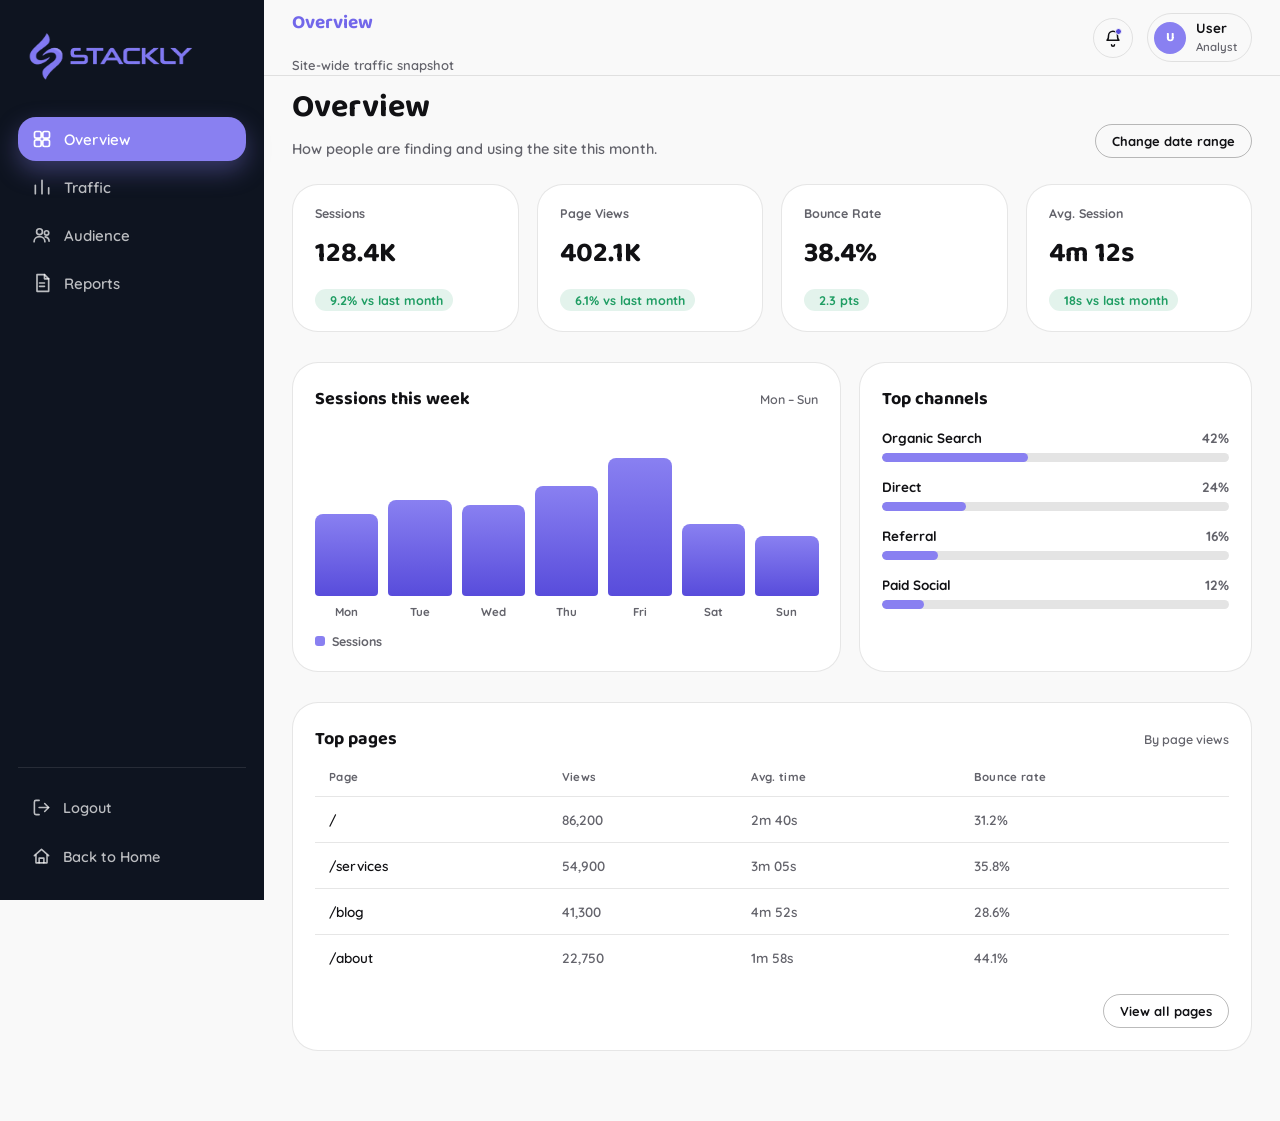
<file: analyst-dashboard.html>
<!DOCTYPE html>
<html lang="en">
<head>
<meta charset="UTF-8">
<meta name="viewport" content="width=device-width, initial-scale=1.0">
<title>Analytics Dashboard — Stackly</title>
<link rel="preconnect" href="https://fonts.googleapis.com">
<link rel="preconnect" href="https://fonts.gstatic.com" crossorigin>
<link href="https://fonts.googleapis.com/css2?family=Baloo+2:wght@500;600;700;800&family=Quicksand:wght@400;500;600;700&display=swap" rel="stylesheet">
<link rel="stylesheet" href="assets/css/dashboard.css">
</head>
<body>

<!-- Shared icon sprite -->
<svg class="sprite" aria-hidden="true" focusable="false">
  <symbol id="i-grid" viewBox="0 0 24 24"><rect x="3" y="3" width="8" height="8" rx="2"/><rect x="13" y="3" width="8" height="8" rx="2"/><rect x="3" y="13" width="8" height="8" rx="2"/><rect x="13" y="13" width="8" height="8" rx="2"/></symbol>
  <symbol id="i-traffic" viewBox="0 0 24 24"><path d="M4 20V10M12 20V4M20 20v-7"/></symbol>
  <symbol id="i-users" viewBox="0 0 24 24"><circle cx="9" cy="8" r="3.5"/><path d="M2.5 20c0-3.6 2.9-6 6.5-6s6.5 2.4 6.5 6"/><circle cx="17.5" cy="9.5" r="2.6"/><path d="M15.8 14.2c2.6.4 4.7 2.3 4.7 5.3"/></symbol>
  <symbol id="i-gear" viewBox="0 0 24 24"><circle cx="12" cy="12" r="3.2"/><path d="M19.4 13a7.6 7.6 0 0 0 0-2l2-1.6-2-3.4-2.4 1a7.7 7.7 0 0 0-1.8-1L14.8 3H9.2l-.4 2.9a7.7 7.7 0 0 0-1.8 1l-2.4-1-2 3.4L4.6 11a7.6 7.6 0 0 0 0 2l-2 1.6 2 3.4 2.4-1a7.7 7.7 0 0 0 1.8 1l.4 3h5.6l.4-3a7.7 7.7 0 0 0 1.8-1l2.4 1 2-3.4z"/></symbol>
  <symbol id="i-report" viewBox="0 0 24 24"><path d="M6 2h9l5 5v15H6z"/><path d="M15 2v5h5"/><path d="M9 12h6M9 16h6"/></symbol>
  <symbol id="i-logout" viewBox="0 0 24 24"><path d="M9 21H5a2 2 0 0 1-2-2V5a2 2 0 0 1 2-2h4"/><path d="M16 17l5-5-5-5"/><path d="M21 12H9"/></symbol>
  <symbol id="i-home" viewBox="0 0 24 24"><path d="M3 11l9-8 9 8"/><path d="M5 10v10h14V10"/><path d="M9 20v-6h6v6"/></symbol>
  <symbol id="i-bell" viewBox="0 0 24 24"><path d="M6 9a6 6 0 0 1 12 0c0 5 2 6 2 6H4s2-1 2-6"/><path d="M10 21a2 2 0 0 0 4 0"/></symbol>
  <symbol id="i-globe" viewBox="0 0 24 24"><circle cx="12" cy="12" r="9"/><path d="M3 12h18M12 3a14 14 0 0 1 0 18M12 3a14 14 0 0 0 0 18"/></symbol>
  <symbol id="i-refresh" viewBox="0 0 24 24"><path d="M4 12a8 8 0 0 1 14.3-4.9M20 12a8 8 0 0 1-14.3 4.9"/><path d="M18 3v5h-5M6 21v-5h5"/></symbol>
  <symbol id="i-download" viewBox="0 0 24 24"><path d="M12 3v13"/><path d="M7 11l5 5 5-5"/><path d="M5 21h14"/></symbol>
  <symbol id="i-plus" viewBox="0 0 24 24"><path d="M12 5v14M5 12h14"/></symbol>
</svg>

<div class="dash">

  <div class="dash-scrim" id="dashScrim"></div>

  <aside class="dash-sidebar" id="dashSidebar">
    <a href="analyst-dashboard.html" class="dash-logo"><img src="assets/images/stackly-logo.webp"></a>
    <p class="dash-sidebar-email" id="dashSidebarEmail" aria-label="Signed-in email"></p>

    <nav class="dash-nav" aria-label="Dashboard sections">
      <button type="button" class="dash-nav-item active" data-page="overview" data-label="Overview" data-sub="Site-wide traffic snapshot" aria-current="page">
        <svg><use href="#i-grid"/></svg> Overview
      </button>
      <button type="button" class="dash-nav-item" data-page="traffic" data-label="Traffic" data-sub="Sources, devices & real time">
        <svg><use href="#i-traffic"/></svg> Traffic
      </button>
      <button type="button" class="dash-nav-item" data-page="audience" data-label="Audience" data-sub="Who's visiting, and from where">
        <svg><use href="#i-users"/></svg> Audience
      </button>
      <button type="button" class="dash-nav-item" data-page="reports" data-label="Reports" data-sub="Custom & scheduled exports">
        <svg><use href="#i-report"/></svg> Reports
      </button>
    </nav>

    <div class="dash-sidebar-foot">
      <a href="login.html" class="dash-side-btn logout"><svg><use href="#i-logout"/></svg>Logout</a>
      <a href="index.html" class="dash-side-btn"><svg><use href="#i-home"/></svg>Back to Home</a>
    </div>
  </aside>

  <div class="dash-main">
    <header class="dash-topbar">
      <div class="dash-topbar-left">
        <button type="button" class="dash-menu-toggle" id="dashMenuToggle" aria-label="Toggle menu" aria-expanded="false" aria-controls="dashSidebar">
          <span></span><span></span><span></span>
        </button>
        <div>
          <p class="dash-topbar-title" id="dashTopbarTitle">Overview</p>
          <p class="dash-topbar-sub" id="dashTopbarSub">Site-wide traffic snapshot</p>
        </div>
      </div>
      <div class="dash-topbar-actions">
        <a href="404.html" class="dash-bell" aria-label="Notifications"><svg><use href="#i-bell"/></svg></a>
        <div class="dash-user">
          <span class="dash-user-avatar">U</span>
          <span class="dash-user-meta">
            <span class="dash-user-name">User</span>
            <span class="dash-user-role">Analyst</span>
          </span>
        </div>
      </div>
    </header>

    <div class="dash-pages">

      <!-- ================= OVERVIEW ================= -->
      <section class="dash-page active" data-page="overview">
        <div class="dash-page-head">
          <div>
            <h1 class="dash-page-title">Overview</h1>
            <p class="dash-page-desc">How people are finding and using the site this month.</p>
          </div>
          <a href="404.html" class="btn btn-outline-dark btn-sm">Change date range</a>
        </div>

        <div class="dash-section">
          <div class="kpi-grid">
            <div class="kpi-card">
              <p class="kpi-label">Sessions</p>
              <p class="kpi-value">128.4K</p>
              <span class="kpi-delta up"><i class="fa-solid fa-arrow-up-right-dots"></i> 9.2% vs last month</span>
            </div>
            <div class="kpi-card">
              <p class="kpi-label">Page Views</p>
              <p class="kpi-value">402.1K</p>
              <span class="kpi-delta up"><i class="fa-solid fa-arrow-up-right-dots"></i> 6.1% vs last month</span>
            </div>
            <div class="kpi-card">
              <p class="kpi-label">Bounce Rate</p>
              <p class="kpi-value">38.4%</p>
              <span class="kpi-delta up"><i class="fa-solid fa-arrow-down"></i> 2.3 pts</span>
            </div>
            <div class="kpi-card">
              <p class="kpi-label">Avg. Session</p>
              <p class="kpi-value">4m 12s</p>
              <span class="kpi-delta up"><i class="fa-solid fa-arrow-up-right-dots"></i> 18s vs last month</span>
            </div>
          </div>
        </div>

        <div class="dash-section grid-2">
          <div class="dash-card">
            <div class="dash-section-head">
              <h2 class="dash-section-title">Sessions this week</h2>
              <span class="dash-section-note">Mon – Sun</span>
            </div>
            <div class="bar-chart">
              <div class="bar"><div class="bar-fill-zone"><div class="bar-fill" style="height:52%"></div></div><span class="bar-label">Mon</span></div>
              <div class="bar"><div class="bar-fill-zone"><div class="bar-fill" style="height:61%"></div></div><span class="bar-label">Tue</span></div>
              <div class="bar"><div class="bar-fill-zone"><div class="bar-fill" style="height:58%"></div></div><span class="bar-label">Wed</span></div>
              <div class="bar"><div class="bar-fill-zone"><div class="bar-fill" style="height:70%"></div></div><span class="bar-label">Thu</span></div>
              <div class="bar"><div class="bar-fill-zone"><div class="bar-fill" style="height:88%"></div></div><span class="bar-label">Fri</span></div>
              <div class="bar"><div class="bar-fill-zone"><div class="bar-fill" style="height:46%"></div></div><span class="bar-label">Sat</span></div>
              <div class="bar"><div class="bar-fill-zone"><div class="bar-fill" style="height:38%"></div></div><span class="bar-label">Sun</span></div>
            </div>
            <div class="chart-legend"><span><i></i>Sessions</span></div>
          </div>

          <div class="dash-card">
            <div class="dash-section-head">
              <h2 class="dash-section-title">Top channels</h2>
            </div>
            <div class="hbar-list">
              <div>
                <div class="hbar-row-top"><span>Organic Search</span><span>42%</span></div>
                <div class="hbar-track"><div class="hbar-fill" style="width:42%"></div></div>
              </div>
              <div>
                <div class="hbar-row-top"><span>Direct</span><span>24%</span></div>
                <div class="hbar-track"><div class="hbar-fill" style="width:24%"></div></div>
              </div>
              <div>
                <div class="hbar-row-top"><span>Referral</span><span>16%</span></div>
                <div class="hbar-track"><div class="hbar-fill" style="width:16%"></div></div>
              </div>
              <div>
                <div class="hbar-row-top"><span>Paid Social</span><span>12%</span></div>
                <div class="hbar-track"><div class="hbar-fill" style="width:12%"></div></div>
              </div>
            </div>
          </div>
        </div>

        <div class="dash-section">
          <div class="dash-card">
            <div class="dash-section-head">
              <h2 class="dash-section-title">Top pages</h2>
              <span class="dash-section-note">By page views</span>
            </div>
            <div class="dash-table-wrap">
              <table class="dash-table">
                <thead><tr><th>Page</th><th>Views</th><th>Avg. time</th><th>Bounce rate</th></tr></thead>
                <tbody>
                  <tr><td>/</td><td class="muted">86,200</td><td class="muted">2m 40s</td><td class="muted">31.2%</td></tr>
                  <tr><td>/services</td><td class="muted">54,900</td><td class="muted">3m 05s</td><td class="muted">35.8%</td></tr>
                  <tr><td>/blog</td><td class="muted">41,300</td><td class="muted">4m 52s</td><td class="muted">28.6%</td></tr>
                  <tr><td>/about</td><td class="muted">22,750</td><td class="muted">1m 58s</td><td class="muted">44.1%</td></tr>
                </tbody>
              </table>
            </div>
            <div class="table-actions"><a href="404.html" class="btn btn-outline-dark btn-sm">View all pages</a></div>
          </div>
        </div>
      </section>

      <!-- ================= TRAFFIC ================= -->
      <section class="dash-page" data-page="traffic">
        <div class="dash-page-head">
          <div>
            <h1 class="dash-page-title">Traffic</h1>
            <p class="dash-page-desc">Where sessions come from, and what people use to browse.</p>
          </div>
        </div>

        <div class="dash-section">
          <div class="dash-card">
            <div class="dash-section-head"><h2 class="dash-section-title">Traffic sources</h2></div>
            <div class="hbar-list">
              <div><div class="hbar-row-top"><span>Organic Search</span><span>42%</span></div><div class="hbar-track"><div class="hbar-fill" style="width:42%"></div></div></div>
              <div><div class="hbar-row-top"><span>Direct</span><span>24%</span></div><div class="hbar-track"><div class="hbar-fill" style="width:24%"></div></div></div>
              <div><div class="hbar-row-top"><span>Referral</span><span>16%</span></div><div class="hbar-track"><div class="hbar-fill" style="width:16%"></div></div></div>
              <div><div class="hbar-row-top"><span>Paid Social</span><span>12%</span></div><div class="hbar-track"><div class="hbar-fill" style="width:12%"></div></div></div>
              <div><div class="hbar-row-top"><span>Email</span><span>6%</span></div><div class="hbar-track"><div class="hbar-fill" style="width:6%"></div></div></div>
            </div>
          </div>
        </div>

        <div class="dash-section grid-2">
          <div class="dash-card">
            <div class="dash-section-head"><h2 class="dash-section-title">Devices</h2></div>
            <div class="donut-wrap">
              <div class="donut" style="background:conic-gradient(var(--purple) 0 58%, var(--purple-deep) 58% 92%, var(--gray-card-2) 92% 100%)">
                <div class="donut-hole"><strong>58%</strong><span>Desktop</span></div>
              </div>
              <ul class="donut-legend">
                <li><span class="swatch"><i class="dot" style="background:var(--purple)"></i>Desktop</span><span class="val">58%</span></li>
                <li><span class="swatch"><i class="dot" style="background:var(--purple-deep)"></i>Mobile</span><span class="val">34%</span></li>
                <li><span class="swatch"><i class="dot" style="background:var(--gray-card-2)"></i>Tablet</span><span class="val">8%</span></li>
              </ul>
            </div>
          </div>

          <div class="dash-card">
            <div class="dash-section-head"><h2 class="dash-section-title">Top browsers</h2></div>
            <div class="hbar-list">
              <div><div class="hbar-row-top"><span>Chrome</span><span>64%</span></div><div class="hbar-track"><div class="hbar-fill" style="width:64%"></div></div></div>
              <div><div class="hbar-row-top"><span>Safari</span><span>21%</span></div><div class="hbar-track"><div class="hbar-fill" style="width:21%"></div></div></div>
              <div><div class="hbar-row-top"><span>Edge</span><span>9%</span></div><div class="hbar-track"><div class="hbar-fill" style="width:9%"></div></div></div>
              <div><div class="hbar-row-top"><span>Firefox</span><span>6%</span></div><div class="hbar-track"><div class="hbar-fill" style="width:6%"></div></div></div>
            </div>
          </div>
        </div>

        <div class="dash-section">
          <div class="dash-card">
            <div class="dash-section-head">
              <h2 class="dash-section-title">Real-time visitors</h2>
              <span class="dash-section-note">42 online now</span>
            </div>
            <div class="dash-table-wrap">
              <table class="dash-table">
                <thead><tr><th>Page</th><th>Visitors</th><th>Avg. time on page</th><th>Location</th></tr></thead>
                <tbody>
                  <tr><td>/services</td><td class="muted">14</td><td class="muted">1m 12s</td><td class="muted">India</td></tr>
                  <tr><td>/</td><td class="muted">11</td><td class="muted">0m 48s</td><td class="muted">United States</td></tr>
                  <tr><td>/blog/automation-2026</td><td class="muted">9</td><td class="muted">2m 30s</td><td class="muted">Germany</td></tr>
                  <tr><td>/contact</td><td class="muted">8</td><td class="muted">0m 55s</td><td class="muted">Brazil</td></tr>
                </tbody>
              </table>
            </div>
            <div class="table-actions"><a href="404.html" class="btn btn-outline-dark btn-sm"><svg style="width:14px;height:14px;stroke:currentColor;fill:none;stroke-width:2"><use href="#i-refresh"/></svg>Refresh</a></div>
          </div>
        </div>
      </section>

      <!-- ================= AUDIENCE ================= -->
      <section class="dash-page" data-page="audience">
        <div class="dash-page-head">
          <div>
            <h1 class="dash-page-title">Audience</h1>
            <p class="dash-page-desc">Who's visiting Stackly, where they're from, and how often they return.</p>
          </div>
          <a href="404.html" class="btn btn-outline-dark btn-sm">Export audience data</a>
        </div>

        <div class="dash-section grid-2">
          <div class="dash-card">
            <div class="dash-section-head"><h2 class="dash-section-title">Age breakdown</h2></div>
            <div class="hbar-list">
              <div><div class="hbar-row-top"><span>18–24</span><span>14%</span></div><div class="hbar-track"><div class="hbar-fill" style="width:14%"></div></div></div>
              <div><div class="hbar-row-top"><span>25–34</span><span>38%</span></div><div class="hbar-track"><div class="hbar-fill" style="width:38%"></div></div></div>
              <div><div class="hbar-row-top"><span>35–44</span><span>27%</span></div><div class="hbar-track"><div class="hbar-fill" style="width:27%"></div></div></div>
              <div><div class="hbar-row-top"><span>45–54</span><span>14%</span></div><div class="hbar-track"><div class="hbar-fill" style="width:14%"></div></div></div>
              <div><div class="hbar-row-top"><span>55+</span><span>7%</span></div><div class="hbar-track"><div class="hbar-fill" style="width:7%"></div></div></div>
            </div>
          </div>

          <div class="dash-card">
            <div class="dash-section-head"><h2 class="dash-section-title">Gender split</h2></div>
            <div class="donut-wrap">
              <div class="donut" style="background:conic-gradient(var(--purple) 0 54%, var(--purple-deep) 54% 91%, var(--gray-card-2) 91% 100%)">
                <div class="donut-hole"><strong>54%</strong><span>Women</span></div>
              </div>
              <ul class="donut-legend">
                <li><span class="swatch"><i class="dot" style="background:var(--purple)"></i>Women</span><span class="val">54%</span></li>
                <li><span class="swatch"><i class="dot" style="background:var(--purple-deep)"></i>Men</span><span class="val">37%</span></li>
                <li><span class="swatch"><i class="dot" style="background:var(--gray-card-2)"></i>Other / unspecified</span><span class="val">9%</span></li>
              </ul>
            </div>
          </div>
        </div>

        <div class="dash-section">
          <div class="dash-card">
            <div class="dash-section-head">
              <h2 class="dash-section-title">Top countries</h2>
            </div>
            <div class="dash-table-wrap">
              <table class="dash-table">
                <thead><tr><th>Country</th><th>Sessions</th><th>% of total</th><th>Trend</th></tr></thead>
                <tbody>
                  <tr><td>India</td><td class="muted">31,400</td><td class="muted">24.5%</td><td><span class="pill-status good"><i class="fa-solid fa-arrow-up-right-dots"></i> Growing</span></td></tr>
                  <tr><td>United States</td><td class="muted">28,900</td><td class="muted">22.5%</td><td><span class="pill-status good"><i class="fa-solid fa-arrow-up-right-dots"></i> Growing</span></td></tr>
                  <tr><td>United Kingdom</td><td class="muted">14,200</td><td class="muted">11.1%</td><td><span class="pill-status info">Steady</span></td></tr>
                  <tr><td>Germany</td><td class="muted">9,600</td><td class="muted">7.5%</td><td><span class="pill-status good"><i class="fa-solid fa-arrow-up-right-dots"></i> Growing</span></td></tr>
                </tbody>
              </table>
            </div>
          </div>
        </div>

        <div class="dash-section">
          <div class="dash-section-head"><h2 class="dash-section-title">Visitor retention</h2></div>
          <div class="grid-3">
            <div class="dash-card goal-card">
              <div class="goal-top"><strong>Day 1 retention</strong><span>48%</span></div>
              <div class="hbar-track"><div class="hbar-fill" style="width:48%"></div></div>
            </div>
            <div class="dash-card goal-card">
              <div class="goal-top"><strong>Day 7 retention</strong><span>26%</span></div>
              <div class="hbar-track"><div class="hbar-fill" style="width:26%"></div></div>
            </div>
            <div class="dash-card goal-card">
              <div class="goal-top"><strong>Day 30 retention</strong><span>12%</span></div>
              <div class="hbar-track"><div class="hbar-fill" style="width:12%"></div></div>
            </div>
          </div>
        </div>
      </section>

      <!-- ================= REPORTS ================= -->
      <section class="dash-page" data-page="reports">
        <div class="dash-page-head">
          <div>
            <h1 class="dash-page-title">Reports</h1>
            <p class="dash-page-desc">Build custom analytics reports and manage scheduled exports.</p>
          </div>
          <a href="404.html" class="btn btn-primary btn-sm"><svg style="width:16px;height:16px;stroke:#fff;fill:none;stroke-width:2"><use href="#i-plus"/></svg>New export</a>
        </div>

        <div class="dash-section">
          <div class="dash-card">
            <div class="dash-section-head"><h2 class="dash-section-title">Custom reports</h2></div>
            <div class="dash-table-wrap">
              <table class="dash-table">
                <thead><tr><th>Report</th><th>Owner</th><th>Last run</th><th></th></tr></thead>
                <tbody>
                  <tr><td>Monthly traffic summary</td><td class="muted">Marketing team</td><td class="muted">Sep 19, 2026</td><td><a href="404.html" class="btn btn-outline-dark btn-sm"><svg style="width:14px;height:14px;stroke:currentColor;fill:none;stroke-width:2"><use href="#i-download"/></svg>Download</a></td></tr>
                  <tr><td>Channel attribution</td><td class="muted">Growth team</td><td class="muted">Sep 12, 2026</td><td><a href="404.html" class="btn btn-outline-dark btn-sm"><svg style="width:14px;height:14px;stroke:currentColor;fill:none;stroke-width:2"><use href="#i-download"/></svg>Download</a></td></tr>
                  <tr><td>Landing page performance</td><td class="muted">Product team</td><td class="muted">Sep 4, 2026</td><td><a href="404.html" class="btn btn-outline-dark btn-sm"><svg style="width:14px;height:14px;stroke:currentColor;fill:none;stroke-width:2"><use href="#i-download"/></svg>Download</a></td></tr>
                </tbody>
              </table>
            </div>
          </div>
        </div>

        <div class="dash-section">
          <div class="dash-card">
            <div class="dash-section-head"><h2 class="dash-section-title">Build a report</h2></div>
            <div class="dash-form">
              <div class="dash-field-row">
                <div class="dash-field">
                  <label for="anRepType">Metric focus</label>
                  <select id="anRepType">
                    <option>Traffic &amp; sessions</option>
                    <option>Conversion funnel</option>
                    <option>Audience demographics</option>
                  </select>
                </div>
                <div class="dash-field">
                  <label for="anRepRange">Date range</label>
                  <select id="anRepRange">
                    <option>Last 7 days</option>
                    <option>Last 30 days</option>
                    <option>Custom range</option>
                  </select>
                </div>
              </div>
              <div class="form-actions"><a href="404.html" class="btn btn-primary">Generate report</a></div>
            </div>
          </div>
        </div>

        <div class="dash-section">
          <div class="dash-card">
            <div class="dash-section-head"><h2 class="dash-section-title">Scheduled exports</h2></div>
            <div class="dash-table-wrap">
              <table class="dash-table">
                <thead><tr><th>Export</th><th>Frequency</th><th>Next run</th><th>Status</th></tr></thead>
                <tbody>
                  <tr><td>Weekly traffic CSV</td><td class="muted">Weekly</td><td class="muted">Mon, Sep 28</td><td><span class="pill-status good">Active</span></td></tr>
                  <tr><td>Monthly audience report</td><td class="muted">Monthly</td><td class="muted">Oct 1</td><td><span class="pill-status good">Active</span></td></tr>
                  <tr><td>Quarterly board deck</td><td class="muted">Quarterly</td><td class="muted">Oct 1</td><td><span class="pill-status warn">Paused</span></td></tr>
                </tbody>
              </table>
            </div>
          </div>
        </div>
      </section>

    </div>
  </div>
</div>

<script src="assets/js/dashboard.js"></script>
</body>
</html>
</file>
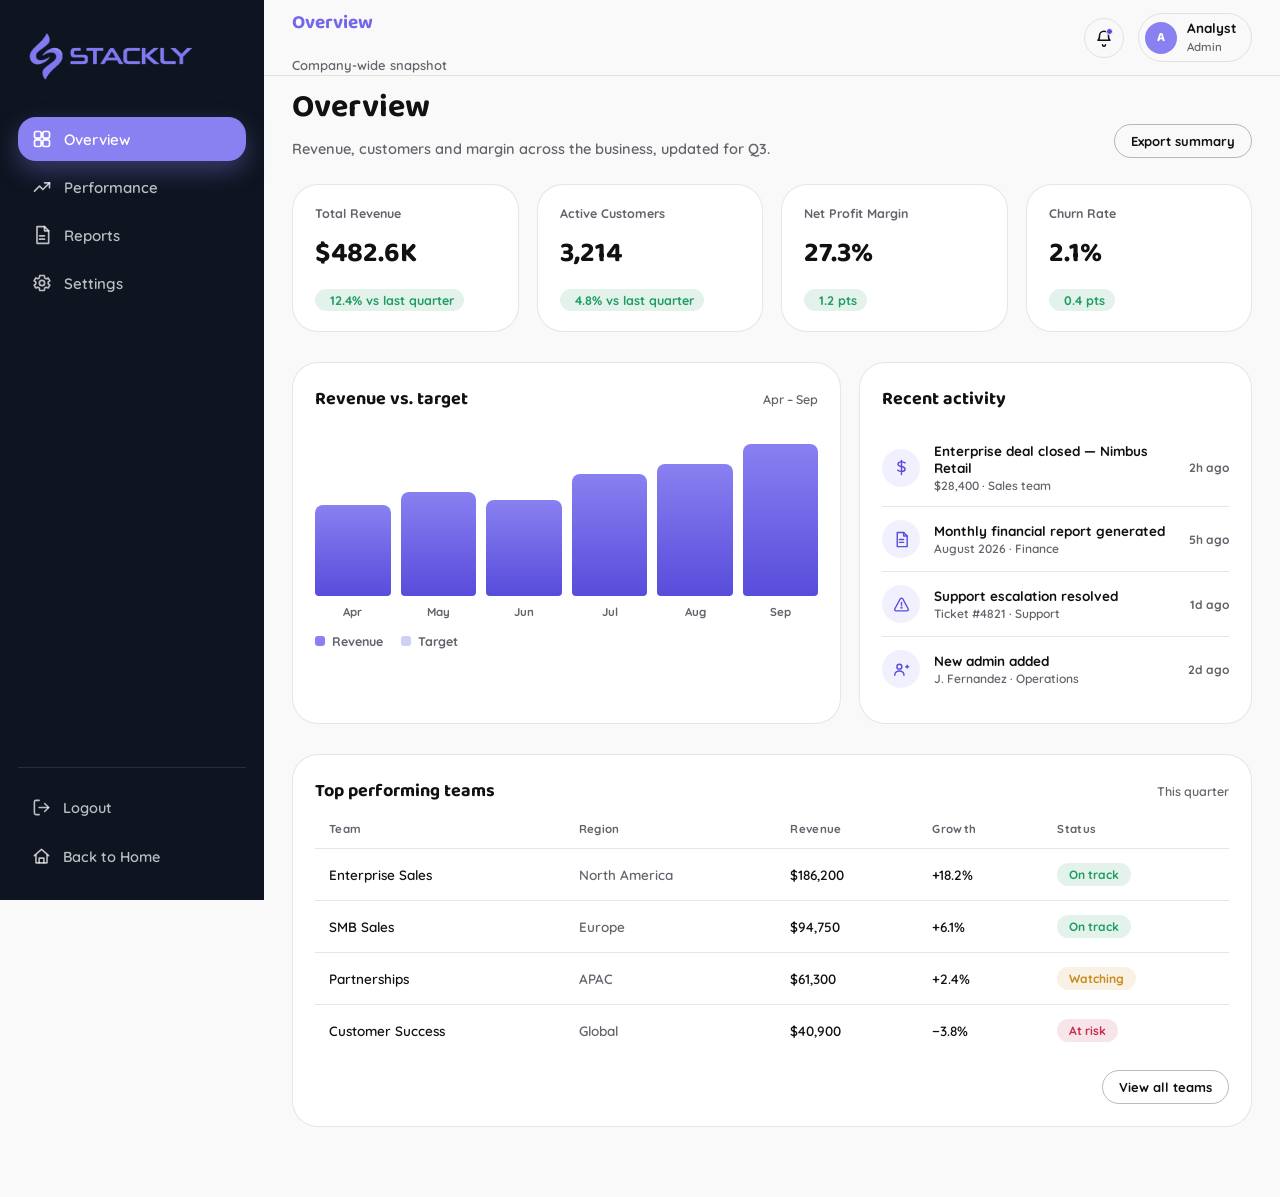
<file: executive-dashboard.html>
<!DOCTYPE html>
<html lang="en">
<head>
<meta charset="UTF-8">
<meta name="viewport" content="width=device-width, initial-scale=1.0">
<title>Executive Dashboard — Stackly</title>
<link rel="preconnect" href="https://fonts.googleapis.com">
<link rel="preconnect" href="https://fonts.gstatic.com" crossorigin>
<link href="https://fonts.googleapis.com/css2?family=Baloo+2:wght@500;600;700;800&family=Quicksand:wght@400;500;600;700&display=swap" rel="stylesheet">
<link rel="stylesheet" href="assets/css/dashboard.css">
</head>
<body>

<!-- Shared icon sprite -->
<svg class="sprite" aria-hidden="true" focusable="false">
  <symbol id="i-grid" viewBox="0 0 24 24"><rect x="3" y="3" width="8" height="8" rx="2"/><rect x="13" y="3" width="8" height="8" rx="2"/><rect x="3" y="13" width="8" height="8" rx="2"/><rect x="13" y="13" width="8" height="8" rx="2"/></symbol>
  <symbol id="i-trend" viewBox="0 0 24 24"><path d="M3 17l6-6 4 4 8-8"/><path d="M15 7h6v6"/></symbol>
  <symbol id="i-file" viewBox="0 0 24 24"><path d="M6 2h9l5 5v15H6z"/><path d="M15 2v5h5"/><path d="M9 13h6M9 17h6"/></symbol>
  <symbol id="i-gear" viewBox="0 0 24 24"><circle cx="12" cy="12" r="3.2"/><path d="M19.4 13a7.6 7.6 0 0 0 0-2l2-1.6-2-3.4-2.4 1a7.7 7.7 0 0 0-1.8-1L14.8 3H9.2l-.4 2.9a7.7 7.7 0 0 0-1.8 1l-2.4-1-2 3.4L4.6 11a7.6 7.6 0 0 0 0 2l-2 1.6 2 3.4 2.4-1a7.7 7.7 0 0 0 1.8 1l.4 3h5.6l.4-3a7.7 7.7 0 0 0 1.8-1l2.4 1 2-3.4z"/></symbol>
  <symbol id="i-logout" viewBox="0 0 24 24"><path d="M9 21H5a2 2 0 0 1-2-2V5a2 2 0 0 1 2-2h4"/><path d="M16 17l5-5-5-5"/><path d="M21 12H9"/></symbol>
  <symbol id="i-home" viewBox="0 0 24 24"><path d="M3 11l9-8 9 8"/><path d="M5 10v10h14V10"/><path d="M9 20v-6h6v6"/></symbol>
  <symbol id="i-bell" viewBox="0 0 24 24"><path d="M6 9a6 6 0 0 1 12 0c0 5 2 6 2 6H4s2-1 2-6"/><path d="M10 21a2 2 0 0 0 4 0"/></symbol>
  <symbol id="i-deal" viewBox="0 0 24 24"><path d="M12 2v20"/><path d="M17 5.5c-1.3-1-3-1.5-5-1.5-3 0-5 1.3-5 3.3 0 4.4 10 2.2 10 6.7 0 2-2 3.5-5 3.5-2.1 0-4-.6-5.3-1.7"/></symbol>
  <symbol id="i-report" viewBox="0 0 24 24"><path d="M6 2h9l5 5v15H6z"/><path d="M15 2v5h5"/><path d="M9 12h6M9 16h6"/></symbol>
  <symbol id="i-alert" viewBox="0 0 24 24"><path d="M12 9v4"/><circle cx="12" cy="16.5" r=".6" fill="currentColor"/><path d="M10.3 3.9L2.6 18a2 2 0 0 0 1.8 3h15.2a2 2 0 0 0 1.8-3L13.7 3.9a2 2 0 0 0-3.4 0z"/></symbol>
  <symbol id="i-user-add" viewBox="0 0 24 24"><circle cx="9" cy="8" r="3.5"/><path d="M2.5 20c0-3.6 2.9-6 6.5-6s6.5 2.4 6.5 6"/><path d="M18 8h4M20 6v4"/></symbol>
  <symbol id="i-download" viewBox="0 0 24 24"><path d="M12 3v13"/><path d="M7 11l5 5 5-5"/><path d="M5 21h14"/></symbol>
  <symbol id="i-plus" viewBox="0 0 24 24"><path d="M12 5v14M5 12h14"/></symbol>
  <symbol id="i-lock" viewBox="0 0 24 24"><rect x="5" y="11" width="14" height="9" rx="2"/><path d="M8 11V7a4 4 0 0 1 8 0v4"/></symbol>
</svg>

<div class="dash">

  <div class="dash-scrim" id="dashScrim"></div>

  <aside class="dash-sidebar" id="dashSidebar">
    <a href="executive-dashboard.html" class="dash-logo"><img src="assets/images/stackly-logo.webp"></a>
    <p class="dash-sidebar-email" id="dashSidebarEmail" aria-label="Signed-in email"></p>

    <nav class="dash-nav" aria-label="Dashboard sections">
      <button type="button" class="dash-nav-item active" data-page="overview" data-label="Overview" data-sub="Company-wide snapshot" aria-current="page">
        <svg><use href="#i-grid"/></svg> Overview
      </button>
      <button type="button" class="dash-nav-item" data-page="performance" data-label="Performance" data-sub="Teams, goals & rankings">
        <svg><use href="#i-trend"/></svg> Performance
      </button>
      <button type="button" class="dash-nav-item" data-page="reports" data-label="Reports" data-sub="Financial reporting">
        <svg><use href="#i-file"/></svg> Reports
      </button>
      <button type="button" class="dash-nav-item" data-page="settings" data-label="Settings" data-sub="Account & preferences">
        <svg><use href="#i-gear"/></svg> Settings
      </button>
    </nav>

    <div class="dash-sidebar-foot">
      <a href="login.html" class="dash-side-btn logout"><svg><use href="#i-logout"/></svg>Logout</a>
      <a href="index.html" class="dash-side-btn"><svg><use href="#i-home"/></svg>Back to Home</a>
    </div>
  </aside>

  <div class="dash-main">
    <header class="dash-topbar">
      <div class="dash-topbar-left">
        <button type="button" class="dash-menu-toggle" id="dashMenuToggle" aria-label="Toggle menu" aria-expanded="false" aria-controls="dashSidebar">
          <span></span><span></span><span></span>
        </button>
        <div>
          <p class="dash-topbar-title" id="dashTopbarTitle">Overview</p>
          <p class="dash-topbar-sub" id="dashTopbarSub">Company-wide snapshot</p>
        </div>
      </div>
      <div class="dash-topbar-actions">
        <a href="404.html" class="dash-bell" aria-label="Notifications"><svg><use href="#i-bell"/></svg></a>
        <div class="dash-user">
          <span class="dash-user-avatar">A</span>
          <span class="dash-user-meta">
            <span class="dash-user-name">Analyst</span>
            <span class="dash-user-role">Admin</span>
          </span>
        </div>
      </div>
    </header>

    <div class="dash-pages">

      <!-- ================= OVERVIEW ================= -->
      <section class="dash-page active" data-page="overview">
        <div class="dash-page-head">
          <div>
            <h1 class="dash-page-title">Overview</h1>
            <p class="dash-page-desc">Revenue, customers and margin across the business, updated for Q3.</p>
          </div>
          <a href="404.html" class="btn btn-outline-dark btn-sm">Export summary</a>
        </div>

        <div class="dash-section">
          <div class="kpi-grid">
            <div class="kpi-card">
              <p class="kpi-label">Total Revenue</p>
              <p class="kpi-value">$482.6K</p>
              <span class="kpi-delta up"><i class="fa-solid fa-arrow-up-right-dots"></i> 12.4% vs last quarter</span>
            </div>
            <div class="kpi-card">
              <p class="kpi-label">Active Customers</p>
              <p class="kpi-value">3,214</p>
              <span class="kpi-delta up"><i class="fa-solid fa-arrow-up-right-dots"></i> 4.8% vs last quarter</span>
            </div>
            <div class="kpi-card">
              <p class="kpi-label">Net Profit Margin</p>
              <p class="kpi-value">27.3%</p>
              <span class="kpi-delta up"><i class="fa-solid fa-arrow-up-right-dots"></i> 1.2 pts</span>
            </div>
            <div class="kpi-card">
              <p class="kpi-label">Churn Rate</p>
              <p class="kpi-value">2.1%</p>
              <span class="kpi-delta up"><i class="fa-solid fa-arrow-down"></i> 0.4 pts</span>
            </div>
          </div>
        </div>

        <div class="dash-section grid-2">
          <div class="dash-card">
            <div class="dash-section-head">
              <h2 class="dash-section-title">Revenue vs. target</h2>
              <span class="dash-section-note">Apr – Sep</span>
            </div>
            <div class="bar-chart">
              <div class="bar"><div class="bar-fill-zone"><div class="bar-fill" style="height:58%"></div></div><span class="bar-label">Apr</span></div>
              <div class="bar"><div class="bar-fill-zone"><div class="bar-fill" style="height:66%"></div></div><span class="bar-label">May</span></div>
              <div class="bar"><div class="bar-fill-zone"><div class="bar-fill" style="height:61%"></div></div><span class="bar-label">Jun</span></div>
              <div class="bar"><div class="bar-fill-zone"><div class="bar-fill" style="height:78%"></div></div><span class="bar-label">Jul</span></div>
              <div class="bar"><div class="bar-fill-zone"><div class="bar-fill" style="height:84%"></div></div><span class="bar-label">Aug</span></div>
              <div class="bar"><div class="bar-fill-zone"><div class="bar-fill" style="height:97%"></div></div><span class="bar-label">Sep</span></div>
            </div>
            <div class="chart-legend">
              <span><i></i>Revenue</span>
              <span><i class="alt"></i>Target</span>
            </div>
          </div>

          <div class="dash-card">
            <div class="dash-section-head">
              <h2 class="dash-section-title">Recent activity</h2>
            </div>
            <div class="activity-list">
              <div class="activity-row">
                <span class="activity-icon"><svg><use href="#i-deal"/></svg></span>
                <div class="activity-body">
                  <p class="activity-title">Enterprise deal closed — Nimbus Retail</p>
                  <p class="activity-meta">$28,400 · Sales team</p>
                </div>
                <span class="activity-time">2h ago</span>
              </div>
              <div class="activity-row">
                <span class="activity-icon"><svg><use href="#i-report"/></svg></span>
                <div class="activity-body">
                  <p class="activity-title">Monthly financial report generated</p>
                  <p class="activity-meta">August 2026 · Finance</p>
                </div>
                <span class="activity-time">5h ago</span>
              </div>
              <div class="activity-row">
                <span class="activity-icon"><svg><use href="#i-alert"/></svg></span>
                <div class="activity-body">
                  <p class="activity-title">Support escalation resolved</p>
                  <p class="activity-meta">Ticket #4821 · Support</p>
                </div>
                <span class="activity-time">1d ago</span>
              </div>
              <div class="activity-row">
                <span class="activity-icon"><svg><use href="#i-user-add"/></svg></span>
                <div class="activity-body">
                  <p class="activity-title">New admin added</p>
                  <p class="activity-meta">J. Fernandez · Operations</p>
                </div>
                <span class="activity-time">2d ago</span>
              </div>
            </div>
          </div>
        </div>

        <div class="dash-section">
          <div class="dash-card">
            <div class="dash-section-head">
              <h2 class="dash-section-title">Top performing teams</h2>
              <span class="dash-section-note">This quarter</span>
            </div>
            <div class="dash-table-wrap">
              <table class="dash-table">
                <thead><tr><th>Team</th><th>Region</th><th>Revenue</th><th>Growth</th><th>Status</th></tr></thead>
                <tbody>
                  <tr><td>Enterprise Sales</td><td class="muted">North America</td><td>$186,200</td><td>+18.2%</td><td><span class="pill-status good">On track</span></td></tr>
                  <tr><td>SMB Sales</td><td class="muted">Europe</td><td>$94,750</td><td>+6.1%</td><td><span class="pill-status good">On track</span></td></tr>
                  <tr><td>Partnerships</td><td class="muted">APAC</td><td>$61,300</td><td>+2.4%</td><td><span class="pill-status warn">Watching</span></td></tr>
                  <tr><td>Customer Success</td><td class="muted">Global</td><td>$40,900</td><td>&minus;3.8%</td><td><span class="pill-status bad">At risk</span></td></tr>
                </tbody>
              </table>
            </div>
            <div class="table-actions"><a href="404.html" class="btn btn-outline-dark btn-sm">View all teams</a></div>
          </div>
        </div>
      </section>

      <!-- ================= PERFORMANCE ================= -->
      <section class="dash-page" data-page="performance">
        <div class="dash-page-head">
          <div>
            <h1 class="dash-page-title">Performance</h1>
            <p class="dash-page-desc">How departments are tracking against quarterly targets and goals.</p>
          </div>
          <a href="404.html" class="btn btn-outline-dark btn-sm">Export leaderboard</a>
        </div>

        <div class="dash-section">
          <div class="dash-card">
            <div class="dash-section-head">
              <h2 class="dash-section-title">Department performance</h2>
              <span class="dash-section-note">% of quarterly target</span>
            </div>
            <div class="hbar-list">
              <div>
                <div class="hbar-row-top"><span>Sales</span><span>92%</span></div>
                <div class="hbar-track"><div class="hbar-fill" style="width:92%"></div></div>
              </div>
              <div>
                <div class="hbar-row-top"><span>Product</span><span>85%</span></div>
                <div class="hbar-track"><div class="hbar-fill" style="width:85%"></div></div>
              </div>
              <div>
                <div class="hbar-row-top"><span>Support</span><span>88%</span></div>
                <div class="hbar-track"><div class="hbar-fill" style="width:88%"></div></div>
              </div>
              <div>
                <div class="hbar-row-top"><span>Marketing</span><span>78%</span></div>
                <div class="hbar-track"><div class="hbar-fill" style="width:78%"></div></div>
              </div>
            </div>
          </div>
        </div>

        <div class="dash-section">
          <div class="dash-section-head">
            <h2 class="dash-section-title">Quarterly goals</h2>
          </div>
          <div class="grid-3">
            <div class="dash-card goal-card">
              <div class="goal-top"><strong>Expand to 2 new markets</strong><span>60%</span></div>
              <div class="hbar-track"><div class="hbar-fill" style="width:60%"></div></div>
              <p class="dash-hint">Germany live · Brazil in setup</p>
            </div>
            <div class="dash-card goal-card">
              <div class="goal-top"><strong>Launch v3 automation suite</strong><span>100%</span></div>
              <div class="hbar-track"><div class="hbar-fill" style="width:100%"></div></div>
              <p class="dash-hint">Shipped Aug 14</p>
            </div>
            <div class="dash-card goal-card">
              <div class="goal-top"><strong>Cut onboarding time 30%</strong><span>40%</span></div>
              <div class="hbar-track"><div class="hbar-fill" style="width:40%"></div></div>
              <p class="dash-hint">On pace for Q4</p>
            </div>
          </div>
        </div>

        <div class="dash-section">
          <div class="dash-card">
            <div class="dash-section-head">
              <h2 class="dash-section-title">Sales leaderboard</h2>
              <span class="dash-section-note">This quarter</span>
            </div>
            <div class="dash-table-wrap">
              <table class="dash-table">
                <thead><tr><th>Rank</th><th>Rep</th><th>Deals closed</th><th>Revenue</th></tr></thead>
                <tbody>
                  <tr><td>1</td><td>Meera Iyer</td><td class="muted">14</td><td>$92,400</td></tr>
                  <tr><td>2</td><td>Owen Clarke</td><td class="muted">11</td><td>$78,150</td></tr>
                  <tr><td>3</td><td>Diego Ramos</td><td class="muted">9</td><td>$65,300</td></tr>
                  <tr><td>4</td><td>Aisha Khan</td><td class="muted">8</td><td>$54,800</td></tr>
                </tbody>
              </table>
            </div>
          </div>
        </div>
      </section>

      <!-- ================= REPORTS ================= -->
      <section class="dash-page" data-page="reports">
        <div class="dash-page-head">
          <div>
            <h1 class="dash-page-title">Reports</h1>
            <p class="dash-page-desc">Generate, download and schedule financial and operational reports.</p>
          </div>
          <a href="404.html" class="btn btn-primary btn-sm"><svg style="width:16px;height:16px;stroke:#fff;fill:none;stroke-width:2"><use href="#i-plus"/></svg>New report</a>
        </div>

        <div class="dash-section">
          <div class="dash-card">
            <div class="dash-section-head">
              <h2 class="dash-section-title">Financial reports</h2>
            </div>
            <div class="dash-table-wrap">
              <table class="dash-table">
                <thead><tr><th>Report</th><th>Period</th><th>Generated</th><th></th></tr></thead>
                <tbody>
                  <tr><td>Quarterly earnings summary</td><td class="muted">Q3 2026</td><td class="muted">Sep 18, 2026</td><td><a href="404.html" class="btn btn-outline-dark btn-sm"><svg style="width:14px;height:14px;stroke:currentColor;fill:none;stroke-width:2"><use href="#i-download"/></svg>Download</a></td></tr>
                  <tr><td>Departmental spend breakdown</td><td class="muted">Aug 2026</td><td class="muted">Sep 2, 2026</td><td><a href="404.html" class="btn btn-outline-dark btn-sm"><svg style="width:14px;height:14px;stroke:currentColor;fill:none;stroke-width:2"><use href="#i-download"/></svg>Download</a></td></tr>
                  <tr><td>Customer profitability report</td><td class="muted">Q2 2026</td><td class="muted">Jul 5, 2026</td><td><a href="404.html" class="btn btn-outline-dark btn-sm"><svg style="width:14px;height:14px;stroke:currentColor;fill:none;stroke-width:2"><use href="#i-download"/></svg>Download</a></td></tr>
                </tbody>
              </table>
            </div>
          </div>
        </div>

        <div class="dash-section">
          <div class="dash-card">
            <div class="dash-section-head">
              <h2 class="dash-section-title">Build a custom report</h2>
            </div>
            <div class="dash-form">
              <div class="dash-field-row">
                <div class="dash-field">
                  <label for="repType">Report type</label>
                  <select id="repType">
                    <option>Revenue &amp; margin</option>
                    <option>Customer growth</option>
                    <option>Team performance</option>
                  </select>
                </div>
                <div class="dash-field">
                  <label for="repRange">Date range</label>
                  <select id="repRange">
                    <option>Last 30 days</option>
                    <option>Last quarter</option>
                    <option>Year to date</option>
                  </select>
                </div>
              </div>
              <div class="dash-field">
                <label for="repFormat">Format</label>
                <select id="repFormat">
                  <option>PDF</option>
                  <option>Spreadsheet (.xlsx)</option>
                </select>
              </div>
              <div class="form-actions">
                <a href="404.html" class="btn btn-primary">Generate report</a>
              </div>
            </div>
          </div>
        </div>

        <div class="dash-section">
          <div class="dash-card">
            <div class="dash-section-head">
              <h2 class="dash-section-title">Scheduled reports</h2>
            </div>
            <div class="dash-table-wrap">
              <table class="dash-table">
                <thead><tr><th>Report</th><th>Frequency</th><th>Next run</th><th>Recipients</th></tr></thead>
                <tbody>
                  <tr><td>Weekly revenue digest</td><td class="muted">Weekly</td><td class="muted">Mon, Sep 28</td><td class="muted">4 people</td></tr>
                  <tr><td>Board summary</td><td class="muted">Monthly</td><td class="muted">Oct 1</td><td class="muted">7 people</td></tr>
                </tbody>
              </table>
            </div>
            <div class="table-actions"><a href="404.html" class="btn btn-outline-dark btn-sm">Add schedule</a></div>
          </div>
        </div>
      </section>

      <!-- ================= SETTINGS ================= -->
      <section class="dash-page" data-page="settings">
        <div class="dash-page-head">
          <div>
            <h1 class="dash-page-title">Settings</h1>
            <p class="dash-page-desc">Manage your profile, notifications and account security.</p>
          </div>
        </div>

        <div class="dash-section">
          <div class="dash-card">
            <div class="dash-section-head"><h2 class="dash-section-title">Profile</h2></div>
            <div class="dash-form">
              <div class="dash-field-row">
                <div class="dash-field"><label for="setName">Full name</label><input id="setName" type="text" value="Admin" autocomplete="name"></div>
                <div class="dash-field"><label for="setEmail">Email address</label><input id="setEmail" type="email" value="info@thestackly.com" autocomplete="email"></div>
              </div>
              <div class="dash-field">
                <label for="setRole">Role</label>
                <select id="setRole"><option>Admin</option><option>Executive</option><option>Manager</option></select>
              </div>
              <div class="form-actions"><a href="404.html" class="btn btn-primary">Save changes</a></div>
            </div>
          </div>
        </div>

        <div class="dash-section">
          <div class="dash-card">
            <div class="dash-section-head"><h2 class="dash-section-title">Notification preferences</h2></div>
            <div class="toggle-row">
              <div class="toggle-copy"><strong>Weekly summary email</strong><p>A digest of revenue and team performance every Monday.</p></div>
              <label class="switch"><input type="checkbox" checked><span class="track"></span><span class="thumb"></span></label>
            </div>
            <div class="toggle-row">
              <div class="toggle-copy"><strong>Deal alerts</strong><p>Get notified when a deal over $10,000 closes.</p></div>
              <label class="switch"><input type="checkbox" checked><span class="track"></span><span class="thumb"></span></label>
            </div>
            <div class="toggle-row">
              <div class="toggle-copy"><strong>System maintenance notices</strong><p>Heads up before scheduled downtime.</p></div>
              <label class="switch"><input type="checkbox"><span class="track"></span><span class="thumb"></span></label>
            </div>
            <div class="form-actions"><a href="404.html" class="btn btn-primary">Save preferences</a></div>
          </div>
        </div>

        <div class="dash-section">
          <div class="dash-card">
            <div class="dash-section-head"><h2 class="dash-section-title">Security</h2></div>
            <div class="dash-form">
              <div class="dash-field-row">
                <div class="dash-field"><label for="setPass1">New password</label><input id="setPass1" type="password" placeholder="••••••••" autocomplete="new-password"></div>
                <div class="dash-field"><label for="setPass2">Confirm password</label><input id="setPass2" type="password" placeholder="••••••••" autocomplete="new-password"></div>
              </div>
              <div class="toggle-row" style="border-bottom:none; padding-bottom:0;">
                <div class="toggle-copy"><strong>Two-factor authentication</strong><p>Require a code from your phone when logging in.</p></div>
                <label class="switch"><input type="checkbox"><span class="track"></span><span class="thumb"></span></label>
              </div>
              <div class="form-actions"><a href="404.html" class="btn btn-primary"><svg style="width:15px;height:15px;stroke:#fff;fill:none;stroke-width:2"><use href="#i-lock"/></svg>Update security</a></div>
            </div>
          </div>
        </div>
      </section>

    </div>
  </div>
</div>

<script src="assets/js/dashboard.js"></script>
</body>
</html>
</file>
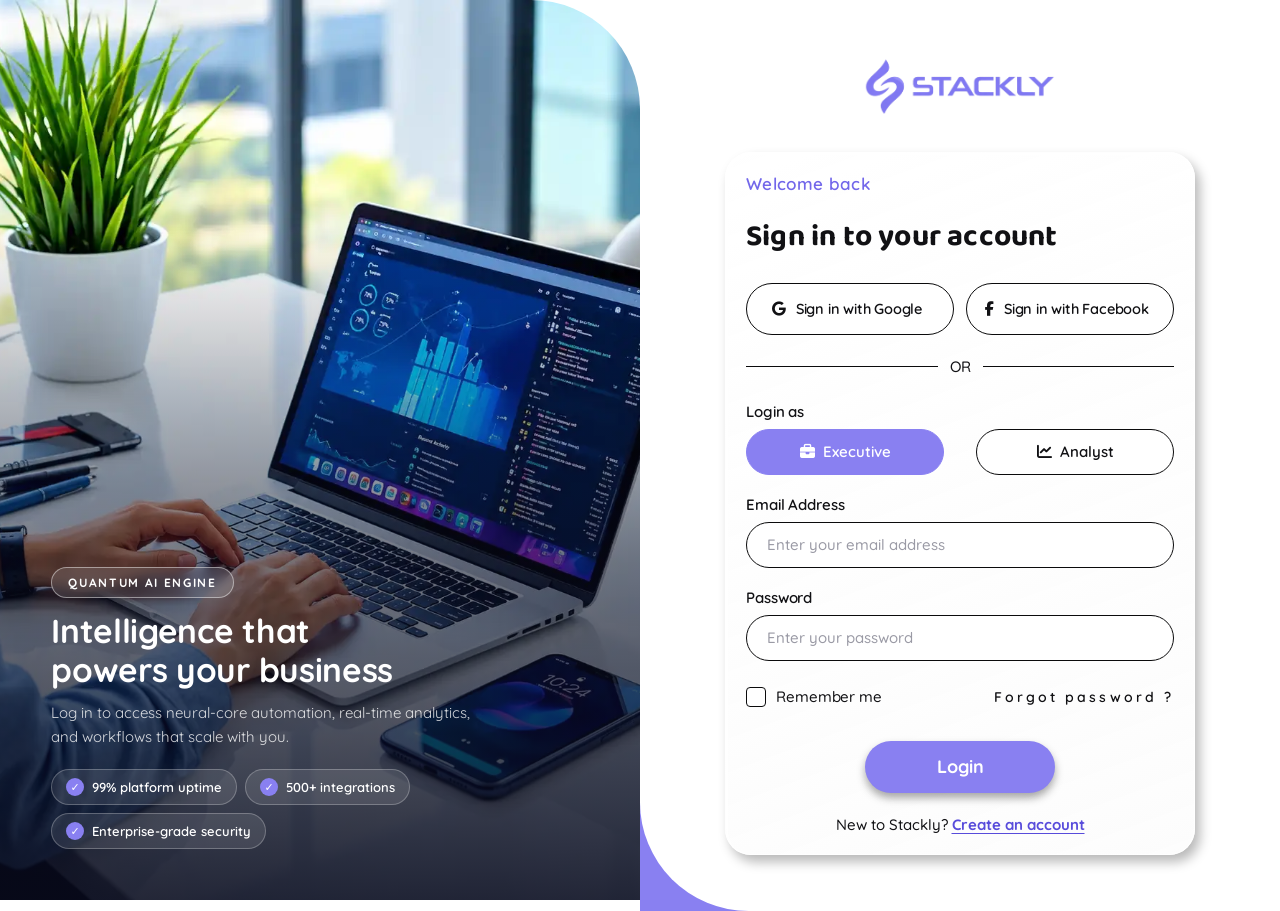
<file: login.html>
<!DOCTYPE html>
<html lang="en">

<head>
  <meta charset="UTF-8">
  <meta name="viewport" content="width=device-width, initial-scale=1.0">
  <title>Login — Stackly</title>
  <link rel="preconnect" href="https://fonts.googleapis.com">
  <link rel="preconnect" href="https://fonts.gstatic.com" crossorigin>
  <link
    href="https://fonts.googleapis.com/css2?family=Baloo+2:wght@500;600;700;800&family=Quicksand:wght@400;500;600;700&display=swap"
    rel="stylesheet">
    <link rel="stylesheet" href="https://cdnjs.cloudflare.com/ajax/libs/font-awesome/6.5.0/css/all.min.css">
  <link rel="stylesheet" href="assets/css/auth.css">
</head>

<body>

  <main class="auth auth--login">

    <!-- LEFT: showcase -->
    <aside class="auth-visual">
      <div class="showcase-copy">
        <span class="showcase-eyebrow">Quantum AI Engine</span>
        <h2 class="showcase-title">Intelligence that powers your business</h2>
        <p class="showcase-text">Log in to access neural-core automation, real-time analytics, and workflows that scale
          with you.</p>
        <ul class="showcase-points">
          <li>99% platform uptime</li>
          <li>500+ integrations</li>
          <li>Enterprise-grade security</li>
        </ul>
      </div>
    </aside>

    <!-- RIGHT: form -->
    <section class="auth-panel">
      <a class="auth-logo" href="index.html" aria-label="Stackly home">
        <img src="assets/images/stackly-logo.webp" alt="Stackly">
      </a>

      <div class="login-wrap">

        <div class="login-head">
          <p class="greeting">Welcome back</p>
          <h1 class="login-title">Sign in to your account</h1>
        </div>

        <p class="notice" id="registeredNotice" role="status" hidden>Account created. Log in to continue.</p>

        <div class="social-row">
          <a href="404.html" class="btn-google">
            <i class="fab fa-google"></i>
            Sign in with Google
          </a>
          <a href="404.html" class="btn-facebook">
            <i class="fab fa-facebook-f"></i>
            Sign in with Facebook
          </a>
        </div>

        <div class="divider" role="separator"><span>OR</span></div>

        <form id="loginForm" novalidate>
          <div class="form-grid">

            <fieldset class="field role-field">
              <legend class="field-label">Login as</legend>
              <div class="role-options role-options--2">
                <label class="role-option">
                  <input type="radio" name="role" value="executive" checked>
                  <span><i class="fa-solid fa-briefcase"></i>Executive</span>
                </label>
                <label class="role-option">
                  <input type="radio" name="role" value="analyst">
                  <span><i class="fa-solid fa-chart-line"></i>Analyst</span>
                </label>
              </div>
            </fieldset>

            <div class="field">
              <label class="field-label" for="loginEmail">Email Address</label>
              <input class="pill-input" id="loginEmail" type="email" inputmode="email" autocomplete="email"
                placeholder="Enter your email address" data-validate="email" aria-describedby="loginEmailError">
              <p class="field-error" id="loginEmailError" aria-live="polite"></p>
            </div>

            <div class="field">
              <label class="field-label" for="loginPassword">Password</label>
              <input class="pill-input" id="loginPassword" type="password" autocomplete="current-password"
                placeholder="Enter your password" data-validate="loginPassword" aria-describedby="loginPasswordError">
              <p class="field-error" id="loginPasswordError" aria-live="polite"></p>
            </div>

            <div class="form-meta">
              <label class="check">
                <input type="checkbox" name="remember">
                Remember me
              </label>
              <a class="link-forgot" href="404.html">Forgot password ?</a>
            </div>
          </div>

          <button type="submit" class="btn-login" id="loginSubmit">Login</button>
          <p class="form-status" id="loginStatus" role="status" aria-live="polite"></p>
        </form>

        <p class="switch-line">New to Stackly? <a href="signup.html">Create an account</a></p>
      </div>
    </section>

  </main>

  <script src="assets/js/auth.js"></script>
</body>

</html>
</file>
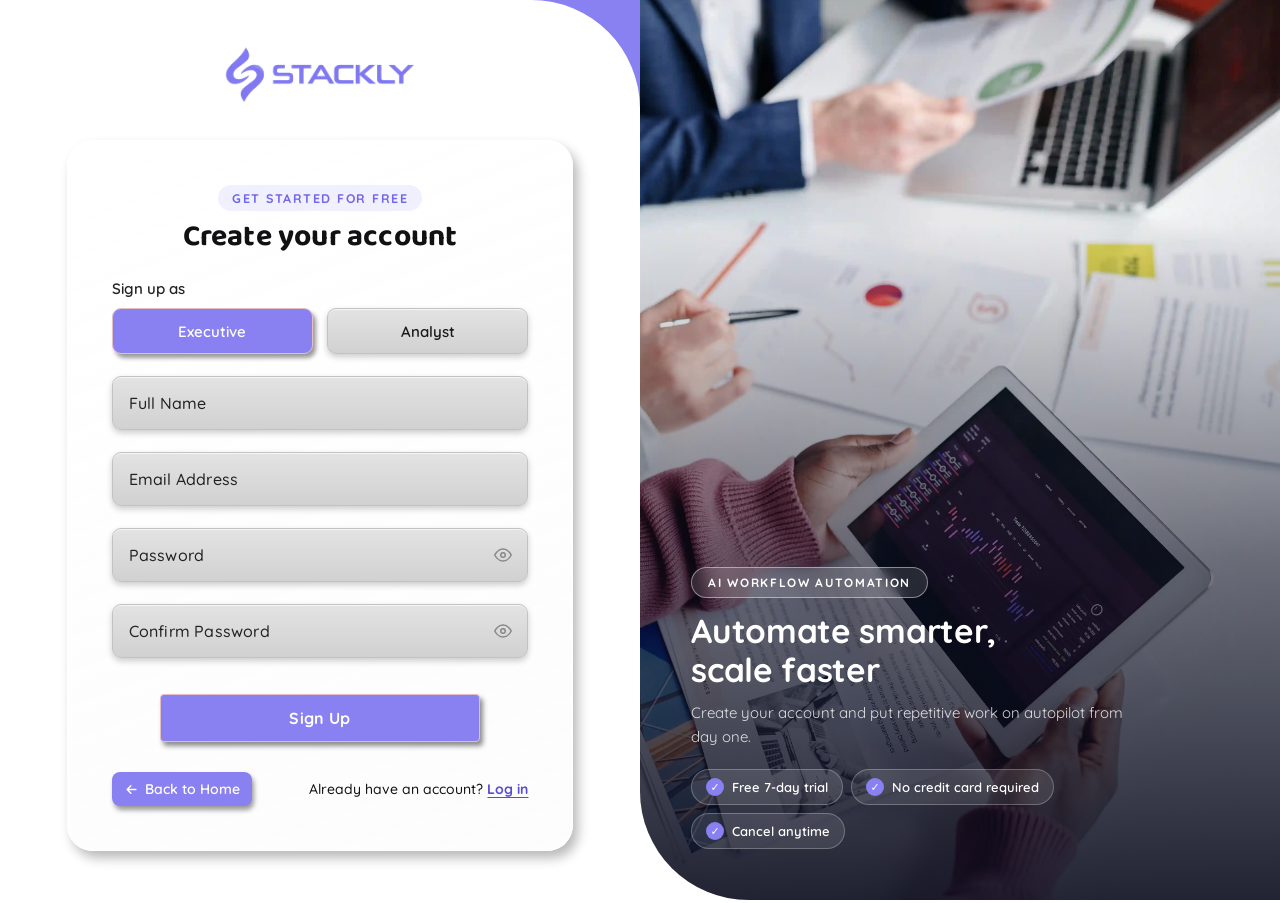
<file: signup.html>
<!DOCTYPE html>
<html lang="en">

<head>
  <meta charset="UTF-8">
  <meta name="viewport" content="width=device-width, initial-scale=1.0">
  <title>Sign up — Stackly</title>
  <link rel="preconnect" href="https://fonts.googleapis.com">
  <link rel="preconnect" href="https://fonts.gstatic.com" crossorigin>
  <link href="https://fonts.googleapis.com/css2?family=Baloo+2:wght@500;600;700;800&family=Quicksand:wght@400;500;600;700&display=swap" rel="stylesheet">
  <link rel="stylesheet" href="assets/css/auth.css">
</head>

<body>

  <main class="auth auth--signup">

    <!-- LEFT: form -->
    <section class="auth-panel">
      <a class="auth-logo" href="index.html" aria-label="Stackly home">
        <img src="assets/images/stackly-logo.webp" alt="Stackly">
      </a>

      <div class="signup-card">
        <div class="signup-head">
          <p class="signup-eyebrow">Get started for free</p>
          <h1 class="signup-title">Create your account</h1>
        </div>
        <form id="signupForm" class="card-form" novalidate>

          <fieldset class="role-chips">
            <legend>Sign up as</legend>
            <div class="role-options role-options--2">
              <label class="role-option">
                <input type="radio" name="role" value="executive" checked>
                <span>Executive</span>
              </label>
              <label class="role-option">
                <input type="radio" name="role" value="analyst">
                <span>Analyst</span>
              </label>
            </div>
          </fieldset>

          <div class="field">
            <label class="sr-only" for="suName">Full Name</label>
            <input class="serif-input" id="suName" type="text" placeholder="Full Name" autocomplete="name"
              data-validate="name" aria-describedby="suNameError">
            <p class="field-error" id="suNameError" aria-live="polite"></p>
          </div>

          <div class="field">
            <label class="sr-only" for="suEmail">Email Address</label>
            <input class="serif-input" id="suEmail" type="email" inputmode="email" placeholder="Email Address"
              autocomplete="email" data-validate="email" aria-describedby="suEmailError">
            <p class="field-error" id="suEmailError" aria-live="polite"></p>
          </div>

          <div class="field">
            <label class="sr-only" for="suPassword">Password</label>
            <div class="pw-wrap">
              <input class="serif-input" id="suPassword" type="password" placeholder="Password"
                autocomplete="new-password" data-validate="newPassword" aria-describedby="suPasswordError">
              <button type="button" class="pw-toggle" aria-label="Show password" data-target="suPassword">
                <svg class="eye-icon eye-icon--show" viewBox="0 0 24 24" fill="none" stroke="currentColor" stroke-width="2" stroke-linecap="round" stroke-linejoin="round" aria-hidden="true"><path d="M1 12s4-8 11-8 11 8 11 8-4 8-11 8-11-8-11-8z"/><circle cx="12" cy="12" r="3"/></svg>
                <svg class="eye-icon eye-icon--hide" viewBox="0 0 24 24" fill="none" stroke="currentColor" stroke-width="2" stroke-linecap="round" stroke-linejoin="round" aria-hidden="true"><path d="M17.94 17.94A10.07 10.07 0 0 1 12 20c-7 0-11-8-11-8a18.45 18.45 0 0 1 5.06-5.94"/><path d="M9.9 4.24A9.12 9.12 0 0 1 12 4c7 0 11 8 11 8a18.5 18.5 0 0 1-2.16 3.19"/><line x1="1" y1="1" x2="23" y2="23"/></svg>
              </button>
            </div>
            <p class="field-error" id="suPasswordError" aria-live="polite"></p>
          </div>

          <div class="field">
            <label class="sr-only" for="suConfirm">Confirm Password</label>
            <div class="pw-wrap">
              <input class="serif-input" id="suConfirm" type="password" placeholder="Confirm Password"
                autocomplete="new-password" data-validate="confirm" aria-describedby="suConfirmError">
              <button type="button" class="pw-toggle" aria-label="Show password" data-target="suConfirm">
                <svg class="eye-icon eye-icon--show" viewBox="0 0 24 24" fill="none" stroke="currentColor" stroke-width="2" stroke-linecap="round" stroke-linejoin="round" aria-hidden="true"><path d="M1 12s4-8 11-8 11 8 11 8-4 8-11 8-11-8-11-8z"/><circle cx="12" cy="12" r="3"/></svg>
                <svg class="eye-icon eye-icon--hide" viewBox="0 0 24 24" fill="none" stroke="currentColor" stroke-width="2" stroke-linecap="round" stroke-linejoin="round" aria-hidden="true"><path d="M17.94 17.94A10.07 10.07 0 0 1 12 20c-7 0-11-8-11-8a18.45 18.45 0 0 1 5.06-5.94"/><path d="M9.9 4.24A9.12 9.12 0 0 1 12 4c7 0 11 8 11 8a18.5 18.5 0 0 1-2.16 3.19"/><line x1="1" y1="1" x2="23" y2="23"/></svg>
              </button>
            </div>
            <p class="field-error" id="suConfirmError" aria-live="polite"></p>
          </div>

          <button type="submit" class="btn-signup" id="signupSubmit">Sign Up</button>

          <div class="card-foot">
            <a class="btn-back" href="index.html" id="backBtn">
              <svg viewBox="0 0 24 24" fill="none" stroke="currentColor" stroke-width="2.4" stroke-linecap="round"
                stroke-linejoin="round" aria-hidden="true">
                <path d="M19 12H5M11 6l-6 6 6 6" />
              </svg>
              Back to Home
            </a>
            <p class="switch-line">Already have an account? <a href="login.html">Log in</a></p>
          </div>

          <p class="form-status" id="signupStatus" role="status" aria-live="polite"></p>
        </form>
      </div>
    </section>

    <!-- RIGHT: showcase (6.webp background image, see auth.css) -->
    <aside class="auth-visual auth-visual--hex">
      <div class="showcase-copy">
        <span class="showcase-eyebrow">AI Workflow Automation</span>
        <h2 class="showcase-title">Automate smarter, scale faster</h2>
        <p class="showcase-text">Create your account and put repetitive work on autopilot from day one.</p>
        <ul class="showcase-points">
          <li>Free 7-day trial</li>
          <li>No credit card required</li>
          <li>Cancel anytime</li>
        </ul>
      </div>
    </aside>

  </main>

  <script src="assets/js/auth.js"></script>
</body>

</html>
</file>
<file: assets/css/dashboard.css>
/* ============================================================
   Stackly — Dashboard layout (Executive & Analytics)
   ============================================================ */

@import url('https://fonts.googleapis.com/css2?family=Baloo+2:wght@500;600;700;800&family=Quicksand:wght@400;500;600;700&display=swap');

:root {
  --purple: #8980f1;
  --purple-dark: #7267ea;
  --purple-deep: #584cdb;
  --black: #0b0b0c;
  --ink: #111114;
  --navy: #0e1420;
  --muted: #63636b;
  --line: #000000;
  --gray-card: #d9d9d9;
  --gray-card-2: #e4e4e4;
  --surface: #f9f9f9;
  --surface-card: #ffffff;
  --border: rgba(11, 11, 12, 0.10);
  --good: #1f9d63;
  --warn: #c98a1f;
  --bad: #c62f4b;

  --font-display: 'Baloo 2', system-ui, sans-serif;
  --font-body: 'Quicksand', system-ui, sans-serif;

  --radius-lg: 26px;
  --radius-md: 18px;
  --radius-sm: 12px;
  --radius-pill: 999px;

  --sidebar-w: 264px;
  --topbar-h: 76px;
}

*,
*::before,
*::after { box-sizing: border-box; }

html { -webkit-text-size-adjust: 100%; }

body {
  margin: 0;
  font-family: var(--font-body);
  color: var(--ink);
  background: var(--surface);
  -webkit-font-smoothing: antialiased;
}

img, svg { width:166px; height:auto;}

/* Shared icon sprite: zero-size, out of flow. Without this the symbol-only
   <svg> falls back to the default 300x150 replaced-element size and pushes
   the whole layout down, leaving a blank gap at the top of the page. */
.sprite { position: absolute; width: 0; height: 0; overflow: hidden; }
a { color: inherit; text-decoration: none; }
button, input, select, textarea { font: inherit; color: inherit; }
button { cursor: pointer; background: none; border: none; }
ul { list-style: none; margin: 0; padding: 0; }

:focus-visible {
  outline: 2px solid var(--purple-dark);
  outline-offset: 2px;
}

.sr-only {
  position: absolute;
  width: 1px; height: 1px;
  margin: -1px; padding: 0;
  overflow: hidden;
  clip: rect(0 0 0 0);
  white-space: nowrap;
  border: 0;
}

/* ---------- generic buttons (mirrors styles.css) ---------- */

.btn {
  display: inline-flex;
  align-items: center;
  justify-content: center;
  gap: 8px;
  font-family: var(--font-body);
  font-weight: 700;
  font-size: 14.5px;
  padding: 11px 22px;
  border-radius: var(--radius-pill);
  border: 1.5px solid transparent;
  transition: transform .15s ease, box-shadow .15s ease, background-color .15s ease, border-color .15s ease;
  white-space: nowrap;
}
.btn:hover { transform: translateY(-1px); }

.btn-primary { background: var(--purple); color: #fff; }
.btn-primary:hover { background: var(--purple-dark); }

.btn-dark { background: var(--black); color: #fff; }

.btn-outline-dark {
  background: transparent;
  border-color: rgba(11, 11, 12, .28);
  color: var(--ink);
}
.btn-outline-dark:hover { border-color: var(--black); background: rgba(11,11,12,.04); }

.btn-sm { padding: 8px 16px; font-size: 13px; }

/* ============================================================
   SHELL
   ============================================================ */

.dash {
  display: flex;
  min-height: 100vh;
}

/* ---------- Sidebar ---------- */

.dash-sidebar {
  width: var(--sidebar-w);
  flex-shrink: 0;
  background: var(--navy);
  color: #fff;
  display: flex;
  flex-direction: column;
  position: fixed;
  inset: 0 auto 0 0;
  z-index: 60;
  padding: 26px 18px 22px;
  transition: transform .28s ease;
}

.dash-logo {
  display: flex;
  align-items: center;
  gap: 10px;
  font-family: var(--font-display);
  font-weight: 700;
  font-size: 22px;
  color: #fff;
  padding: 4px 10px 26px;
}

.dash-logo .dot { color: var(--purple); }

.dash-sidebar-email {
  display: none;
  margin: -14px 10px 20px;
  overflow: hidden;
  color: rgba(255,255,255,.62);
  font-size: 11.5px;
  font-weight: 600;
  line-height: 1.4;
  text-overflow: ellipsis;
  white-space: nowrap;
}

.dash-nav {
  display: flex;
  flex-direction: column;
  gap: 4px;
  margin-top: 6px;
}

.dash-nav-label {
  font-size: 11.5px;
  font-weight: 700;
  letter-spacing: .04em;
  color: rgba(255,255,255,.4);
  padding: 10px 12px 8px;
}

.dash-nav-item {
  display: flex;
  align-items: center;
  gap: 12px;
  width: 100%;
  text-align: left;
  padding: 12px 14px;
  border-radius: var(--radius-md);
  font-weight: 600;
  font-size: 15px;
  color: rgba(255,255,255,.72);
  transition: background-color .18s ease, color .18s ease;
}

.dash-nav-item svg {
  width: 20px;
  height: 20px;
  flex-shrink: 0;
  stroke: currentColor;
  fill: none;
  stroke-width: 2;
  stroke-linecap: round;
  stroke-linejoin: round;
}

.dash-nav-item:hover {
  background: rgba(255,255,255,.06);
  color: #fff;
}

.dash-nav-item.active {
  background: var(--purple);
  color: #fff;
  box-shadow: 0 10px 24px rgba(137,128,241,.35);
}

.dash-sidebar-foot {
  margin-top: auto;
  display: flex;
  flex-direction: column;
  gap: 6px;
  padding-top: 18px;
  border-top: 1px solid rgba(255,255,255,.10);
}

.dash-side-btn {
  display: flex;
  align-items: center;
  gap: 12px;
  padding: 12px 14px;
  border-radius: var(--radius-md);
  font-weight: 600;
  font-size: 14.5px;
  color: rgba(255,255,255,.72);
  transition: background-color .18s ease, color .18s ease;
}

.dash-side-btn svg {
  width: 19px; height: 19px; flex-shrink: 0;
  stroke: currentColor; fill: none; stroke-width: 2;
  stroke-linecap: round; stroke-linejoin: round;
}

.dash-side-btn:hover { background: rgba(255,255,255,.07); color: #fff; }
.dash-side-btn.logout:hover { color: #ff9db0; }

.dash-scrim {
  display: none;
  position: fixed;
  inset: 0;
  background: rgba(9,10,20,.45);
  z-index: 55;
  opacity: 0;
  transition: opacity .2s ease;
}
.dash-scrim.show { display: block; opacity: 1; }

/* ---------- Main column ---------- */

.dash-main {
  flex: 1;
  min-width: 0;
  margin-left: var(--sidebar-w);
  display: flex;
  flex-direction: column;
}

.dash-topbar {
  position: sticky;
  top: 0;
  z-index: 40;
  height: var(--topbar-h);
  background: rgba(249,249,249,.9);
  backdrop-filter: blur(10px);
  -webkit-backdrop-filter: blur(10px);
  border-bottom: 1px solid var(--border);
  display: flex;
  align-items: center;
  justify-content: space-between;
  gap: 16px;
  padding: 0 28px;
}

.dash-topbar-left {
  display: flex;
  align-items: center;
  gap: 14px;
  min-width: 0;
}

.dash-menu-toggle {
  display: none;
  flex-direction: column;
  gap: 4px;
  width: 34px;
  height: 34px;
  align-items: center;
  justify-content: center;
  flex-shrink: 0;
  border-radius: var(--radius-pill);
}
.dash-menu-toggle:hover { background: rgba(11,11,12,.06); }
.dash-menu-toggle span {
  width: 19px; height: 2px;
  background: var(--ink);
  border-radius: 2px;
}

.dash-topbar-title {
  font-family: var(--font-display);
  font-weight: 700;
  font-size: 19px;
  white-space: nowrap;
  overflow: hidden;
  text-overflow: ellipsis;
  color:#7267ea;
}

.dash-topbar-sub {
  display: none;
  font-size: 13px;
  color: var(--muted);
  font-weight: 600;
}

.dash-topbar-actions {
  display: flex;
  align-items: center;
  gap: 14px;
  flex-shrink: 0;
}

.dash-user {
  display: flex;
  align-items: center;
  gap: 10px;
  padding: 6px 14px 6px 6px;
  border-radius: var(--radius-pill);
  border: 1.5px solid var(--border);
}

.dash-user-avatar {
  width: 32px; height: 32px;
  border-radius: 50%;
  background: var(--purple);
  color: #fff;
  display: flex;
  align-items: center;
  justify-content: center;
  font-family: var(--font-display);
  font-weight: 700;
  font-size: 13px;
  flex-shrink: 0;
}

.dash-user-meta { display: block; min-width: 0; line-height: 1.2; }
.dash-user-name {
  display: block;
  font-weight: 700;
  font-size: 13.5px;
  white-space: nowrap;
  overflow: hidden;
  text-overflow: ellipsis;
  max-width: 220px;
}
.dash-user-role { font-size: 11.5px; color: var(--muted); font-weight: 600; white-space: nowrap; }

.dash-bell {
  position: relative;
  width: 40px; height: 40px;
  border-radius: 50%;
  border: 1.5px solid var(--border);
  display: flex;
  align-items: center;
  justify-content: center;
}
.dash-bell svg { width: 18px; height: 18px; stroke: var(--ink); fill: none; stroke-width: 2; stroke-linecap: round; stroke-linejoin: round; }
.dash-bell::after {
  content: '';
  position: absolute;
  top: 9px; right: 10px;
  width: 7px; height: 7px;
  border-radius: 50%;
  background: var(--purple-deep);
  border: 1.5px solid var(--surface);
}

/* ---------- Pages / sections ---------- */

.dash-pages { padding: 6px 28px 70px; }

.dash-page { display: none; animation: dashFade .2s ease; }
.dash-page.active { display: block; }

@keyframes dashFade {
  from { opacity: 0; transform: translateY(4px); }
  to { opacity: 1; transform: translateY(0); }
}

.dash-page-head {
  display: flex;
  align-items: flex-end;
  justify-content: space-between;
  gap: 16px;
  flex-wrap: wrap;
  margin-top: 0;
  margin-bottom: 26px;
}

.dash-page-title {
  font-family: var(--font-display);
  font-weight: 700;
  font-size: clamp(24px, 3vw, 32px);
  margin: 0 0 6px;
}

.dash-page-desc {
  font-size: 14.5px;
  color: var(--muted);
  font-weight: 600;
  margin: 0;
  max-width: 56ch;
}

.dash-section { margin-bottom: 30px; }
.dash-section:last-child { margin-bottom: 0; }

.dash-section-head {
  display: flex;
  align-items: center;
  justify-content: space-between;
  gap: 12px;
  margin-bottom: 16px;
}

.dash-section-title {
  font-family: var(--font-display);
  font-weight: 700;
  font-size: 18px;
  margin: 0;
}

.dash-section-note {
  font-size: 12.5px;
  color: var(--muted);
  font-weight: 600;
}

/* ---------- Cards / grid ---------- */

.dash-card {
  background: var(--surface-card);
  border: 1px solid var(--border);
  border-radius: var(--radius-lg);
  padding: 22px;
}

.kpi-grid {
  display: grid;
  grid-template-columns: repeat(4, 1fr);
  gap: 18px;
}

.kpi-card {
  background: var(--surface-card);
  border: 1px solid var(--border);
  border-radius: var(--radius-lg);
  padding: 20px 22px;
}

.kpi-label {
  font-size: 12.5px;
  font-weight: 700;
  color: var(--muted);
  margin: 0 0 10px;
}

.kpi-value {
  font-family: var(--font-display);
  font-weight: 700;
  font-size: 28px;
  margin: 0 0 8px;
}

.kpi-delta {
  display: inline-flex;
  align-items: center;
  gap: 5px;
  font-size: 12.5px;
  font-weight: 700;
  padding: 3px 10px;
  border-radius: var(--radius-pill);
}
.kpi-delta.up { background: rgba(31,157,99,.12); color: var(--good); }
.kpi-delta.down { background: rgba(198,47,75,.12); color: var(--bad); }

.grid-2 {
  display: grid;
  grid-template-columns: 1.4fr 1fr;
  gap: 18px;
  align-items: stretch;
}

.grid-3 {
  display: grid;
  grid-template-columns: repeat(3, 1fr);
  gap: 18px;
}

/* ---------- Bar chart (CSS only, no data fetching) ---------- */

.bar-chart {
  display: flex;
  align-items: flex-end;
  gap: 10px;
  height: 190px;
  padding-top: 10px;
}

.bar-chart .bar {
  flex: 1;
  min-width: 0;
  display: flex;
  flex-direction: column;
  align-items: center;
  gap: 8px;
  /* height fills the chart container; label sits at the bottom */
  height: 100%;
  justify-content: flex-end;
}

/* The fill-zone wraps bar-fill and provides the percentage-height anchor */
.bar-chart .bar-fill-zone {
  flex: 1;
  width: 100%;
  display: flex;
  flex-direction: column;
  justify-content: flex-end;
}

.bar-chart .bar-fill {
  width: 100%;
  border-radius: 8px 8px 4px 4px;
  background: linear-gradient(180deg, var(--purple), var(--purple-deep));
  min-height: 4px;
}

.bar-chart .bar-fill.alt { background: linear-gradient(180deg, #cfd0f6, var(--purple)); }

.bar-chart .bar-label {
  font-size: 11.5px;
  font-weight: 700;
  color: var(--muted);
}

.chart-legend {
  display: flex;
  gap: 18px;
  flex-wrap: wrap;
  margin-top: 14px;
}

.chart-legend span {
  display: inline-flex;
  align-items: center;
  gap: 7px;
  font-size: 12.5px;
  font-weight: 700;
  color: var(--muted);
}

.chart-legend i {
  width: 10px; height: 10px;
  border-radius: 3px;
  background: var(--purple);
}
.chart-legend i.alt { background: #cfd0f6; }

/* ---------- Horizontal bars (breakdowns) ---------- */

.hbar-list { display: flex; flex-direction: column; gap: 16px; }

.hbar-row-top {
  display: flex;
  justify-content: space-between;
  font-size: 13.5px;
  font-weight: 700;
  margin-bottom: 7px;
}

.hbar-row-top span:last-child { color: var(--muted); }

.hbar-track {
  height: 9px;
  border-radius: var(--radius-pill);
  background: var(--gray-card-2);
  overflow: hidden;
}

.hbar-fill {
  height: 100%;
  border-radius: var(--radius-pill);
  background: var(--purple);
}

/* ---------- Donut (pure CSS conic-gradient) ---------- */

.donut-wrap { display: flex; align-items: center; gap: 22px; flex-wrap: wrap; }

.donut {
  width: 140px; height: 140px;
  border-radius: 50%;
  flex-shrink: 0;
  display: flex;
  align-items: center;
  justify-content: center;
}

.donut-hole {
  width: 84px; height: 84px;
  border-radius: 50%;
  background: var(--surface-card);
  display: flex;
  flex-direction: column;
  align-items: center;
  justify-content: center;
}

.donut-hole strong { font-family: var(--font-display); font-size: 20px; }
.donut-hole span { font-size: 11px; color: var(--muted); font-weight: 700; }

.donut-legend { display: flex; flex-direction: column; gap: 10px; flex: 1; min-width: 160px; }

.donut-legend li {
  display: flex;
  align-items: center;
  justify-content: space-between;
  font-size: 13px;
  font-weight: 700;
}

.donut-legend .swatch { display: inline-flex; align-items: center; gap: 8px; color: var(--ink); }
.donut-legend .dot { width: 10px; height: 10px; border-radius: 3px; }
.donut-legend .val { color: var(--muted); }

/* ---------- Tables ---------- */

.dash-table-wrap { overflow-x: auto; }

.dash-table { width: 100%; border-collapse: collapse; min-width: 480px; }

.dash-table th {
  text-align: left;
  font-size: 11.5px;
  font-weight: 700;
  letter-spacing: .03em;
  color: var(--muted);
  padding: 0 14px 12px;
  border-bottom: 1px solid var(--border);
  white-space: nowrap;
}

.dash-table td {
  padding: 14px;
  font-size: 13.5px;
  font-weight: 600;
  border-bottom: 1px solid var(--border);
  white-space: nowrap;
}

.dash-table tr:last-child td { border-bottom: none; }

.dash-table td.muted { color: var(--muted); font-weight: 600; }

.pill-status {
  display: inline-flex;
  align-items: center;
  gap: 6px;
  padding: 4px 12px;
  border-radius: var(--radius-pill);
  font-size: 12px;
  font-weight: 700;
}
.pill-status.good { background: rgba(31,157,99,.12); color: var(--good); }
.pill-status.warn { background: rgba(201,138,31,.12); color: var(--warn); }
.pill-status.bad { background: rgba(198,47,75,.12); color: var(--bad); }
.pill-status.info { background: rgba(137,128,241,.14); color: var(--purple-deep); }

.table-actions { display: flex; justify-content: flex-end; margin-top: 14px; }

/* ---------- Progress rows (goals) ---------- */

.goal-card { display: flex; flex-direction: column; gap: 12px; }
.goal-top { display: flex; justify-content: space-between; align-items: baseline; }
.goal-top strong { font-family: var(--font-display); font-size: 15.5px; }
.goal-top span { font-size: 12.5px; font-weight: 700; color: var(--muted); }

/* ---------- Activity list ---------- */

.activity-list { display: flex; flex-direction: column; }

.activity-row {
  display: flex;
  align-items: center;
  gap: 14px;
  padding: 13px 0;
  border-bottom: 1px solid var(--border);
}
.activity-row:last-child { border-bottom: none; }

.activity-icon {
  width: 38px; height: 38px;
  border-radius: 50%;
  background: rgba(137,128,241,.12);
  color: var(--purple-deep);
  display: flex; align-items: center; justify-content: center;
  flex-shrink: 0;
}
.activity-icon svg { width: 17px; height: 17px; stroke: currentColor; fill: none; stroke-width: 2; stroke-linecap: round; stroke-linejoin: round; }

.activity-body { flex: 1; min-width: 0; }
.activity-title { font-size: 13.5px; font-weight: 700; margin: 0 0 2px; }
.activity-meta { font-size: 12px; color: var(--muted); font-weight: 600; margin: 0; }
.activity-time { font-size: 12px; color: var(--muted); font-weight: 700; white-space: nowrap; flex-shrink: 0; }

/* ---------- Forms (settings) ---------- */

.dash-form { display: flex; flex-direction: column; gap: 16px; }

.dash-field label {
  display: block;
  font-size: 13px;
  font-weight: 700;
  margin-bottom: 7px;
}

.dash-field input,
.dash-field select,
.dash-field textarea {
  width: 100%;
  padding: 12px 15px;
  border-radius: var(--radius-md);
  border: 1.5px solid var(--border);
  background: var(--surface);
  font-size: 14px;
}
.dash-field input:focus,
.dash-field select:focus,
.dash-field textarea:focus {
  outline: none;
  border-color: var(--purple);
  background: #fff;
}

.dash-field-row { display: grid; grid-template-columns: 1fr 1fr; gap: 14px; }

.toggle-row {
  display: flex;
  align-items: center;
  justify-content: space-between;
  gap: 16px;
  padding: 14px 0;
  border-bottom: 1px solid var(--border);
}
.toggle-row:last-child { border-bottom: none; }

.toggle-copy strong { display: block; font-size: 14px; font-weight: 700; }
.toggle-copy p { margin: 3px 0 0; font-size: 12.5px; color: var(--muted); font-weight: 600; }

.switch {
  position: relative;
  width: 44px; height: 26px;
  flex-shrink: 0;
}
.switch input { position: absolute; opacity: 0; width: 100%; height: 100%; margin: 0; cursor: pointer; }
.switch .track {
  position: absolute; inset: 0;
  background: var(--gray-card-2);
  border-radius: var(--radius-pill);
  transition: background-color .18s ease;
}
.switch .thumb {
  position: absolute; top: 3px; left: 3px;
  width: 20px; height: 20px;
  border-radius: 50%;
  background: #fff;
  box-shadow: 0 1px 4px rgba(0,0,0,.25);
  transition: transform .18s ease;
}
.switch input:checked + .track { background: var(--purple); }
.switch input:checked + .track + .thumb { transform: translateX(18px); }

.form-actions { display: flex; gap: 12px; justify-content: flex-end; margin-top: 4px; }

/* ---------- Empty helper text on cards ---------- */

.dash-hint {
  font-size: 12.5px;
  color: var(--muted);
  font-weight: 600;
  margin: 10px 0 0;
}

/* ============================================================
   RESPONSIVE
   ============================================================ */

@media (min-width: 560px) {
  .dash-topbar-sub { display: block; }
}

/* compact account pill on narrow screens — email stays visible */
@media (max-width: 559px) {
  .dash-topbar-actions { gap: 10px; }
  .dash-user { padding: 4px 10px 4px 4px; gap: 8px; }
  .dash-user-name { font-size: 12.5px; max-width: 110px; }
  .dash-user-role { display: none; }
}

@media (max-width: 1080px) {
  .kpi-grid { grid-template-columns: repeat(2, 1fr); }
  .grid-3 { grid-template-columns: repeat(2, 1fr); }
  .grid-2 { grid-template-columns: 1fr; }
}

@media (max-width: 900px) {
  :root { --sidebar-w: 244px; }
  .dash-sidebar { transform: translateX(-100%); }
  .dash-sidebar.open { transform: translateX(0); }
  .dash-sidebar-email { display: block; }
  .dash-main { margin-left: 0; }
  .dash-menu-toggle { display: flex; }
}

@media (max-width: 640px) {
  .dash-topbar { padding: 0 16px; }
  .dash-pages { padding: 4px 16px 60px; }
  .kpi-grid { grid-template-columns: 1fr 1fr; gap: 12px; }
  .grid-3 { grid-template-columns: 1fr; }
  .dash-field-row { grid-template-columns: 1fr; }
  .kpi-card { padding: 16px 16px; }
  .kpi-value { font-size: 23px; }
  .dash-card { padding: 18px; border-radius: var(--radius-md); }
  .donut-wrap { flex-direction: column; align-items: flex-start; }
}

@media (max-width: 400px) {
  .dash-topbar {
    gap: 8px;
    padding: 0 10px;
  }
  .dash-topbar-left {
    gap: 8px;
    min-width: 0;
  }
  .dash-topbar-title {
    font-size: 16px;
  }
  .dash-topbar-actions {
    gap: 6px;
  }
  .dash-user {
    padding: 3px;
    border: 0;
  }
  .dash-user-meta {
    display: none;
  }
  .dash-user-avatar {
    width: 30px;
    height: 30px;
  }
  .dash-bell {
    width: 34px;
    height: 34px;
  }
  .kpi-grid { grid-template-columns: 1fr; }
}

@media (prefers-reduced-motion: reduce) {
  * { animation-duration: 0.01ms !important; transition-duration: 0.01ms !important; }
}
</file>
<file: assets/css/auth.css>
/* ============================================================
   Stackly — Login & Signup pages
   ============================================================ */

:root {
  --purple: #8980f1;
  --purple-dark: #7267ea;
  --purple-deep: #584cdb;
  --ink: #111114;
  --black: #0b0b0c;
  --navy: #0e1420;
  --error: #c62f4b;

  --font-display: 'Baloo 2', system-ui, sans-serif;
  --font-body: 'Quicksand', system-ui, sans-serif;

  /* radius of the big curved split between the two halves */
  --curve: clamp(56px, 8.5vw, 140px);
}

*,
*::before,
*::after {
  box-sizing: border-box;
}

html {
  -webkit-text-size-adjust: 100%;
}

body {
  margin: 0;
  font-family: var(--font-body);
  color: var(--ink);
  background: #fff;
  -webkit-font-smoothing: antialiased;
  overflow-x: hidden;
  overflow-x: clip;
}

img,
svg {
  display: block;
  max-width: 100%;
}

a {
  color: inherit;
  text-decoration: none;
}

/* Force Quicksand on ALL interactive/form elements — overrides browser UA stylesheet */
button,
input,
select,
textarea,
label,
fieldset,
legend {
  font-family: var(--font-body);
  font-size: inherit;
  color: inherit;
}

button {
  cursor: pointer;
}

:focus-visible {
  outline: 2px solid var(--purple-dark);
  outline-offset: 2px;
}

.sr-only {
  position: absolute;
  width: 1px;
  height: 1px;
  margin: -1px;
  padding: 0;
  overflow: hidden;
  clip: rect(0 0 0 0);
  white-space: nowrap;
  border: 0;
}

.sprite {
  position: absolute;
  width: 0;
  height: 0;
  overflow: hidden;
}

/* ============================================================
   SPLIT LAYOUT
   ============================================================ */

.auth {
  position: relative;
  isolation: isolate;
  min-height: 100vh;
  min-height: 100dvh;
  display: grid;
  grid-template-columns: 1fr 1fr;
  background: #fff;
  overflow: clip;
}

/* filler square that shows through the rounded corner of the white panel */
.auth::before {
  content: "";
  position: absolute;
  z-index: 0;
  width: var(--curve);
  height: var(--curve);
  background: var(--purple);
}

.auth--login::before {
  left: 50%;
  bottom: 0;
}

.auth--signup::before {
  left: calc(50% - var(--curve));
  top: 0;
}

.auth-visual,
.auth-panel {
  position: relative;
  z-index: 1;
  min-width: 0;
}

/* Showcase stays pinned while the form side scrolls */
.auth-visual {
  position: sticky;
  top: 0;
  height: 100vh;
  height: 100dvh;
}

/* ============================================================
   LOGIN
   ============================================================ */

.auth--login .auth-visual {
  background: var(--purple) url('../images/image-4.webp') center / cover no-repeat;
  border-radius: 0 var(--curve) 0 0;
  overflow: hidden;
  display: flex;
  align-items: flex-end;
  padding: clamp(28px, 4vw, 56px);
}

/* ---------- Showcase overlay + on-image content ---------- */

.auth-visual::after {
  content: "";
  position: absolute;
  inset: 0;
  background: linear-gradient(180deg, rgba(8, 10, 28, 0) 25%, rgba(8, 10, 28, .55) 62%, rgba(8, 10, 28, .88) 100%);
  pointer-events: none;
}

.showcase-copy {
  position: relative;
  z-index: 1;
  color: #fff;
  max-width: 44ch;
}

.showcase-eyebrow {
  display: inline-block;
  margin-bottom: 14px;
  padding: 7px 16px;
  border: 1px solid rgba(255, 255, 255, .45);
  border-radius: 999px;
  background: rgba(255, 255, 255, .12);
  backdrop-filter: blur(6px);
  -webkit-backdrop-filter: blur(6px);
  font-size: 12px;
  font-weight: 700;
  letter-spacing: .14em;
  text-transform: uppercase;
}

.showcase-title {
  margin: 0 0 12px;
  font-size: clamp(24px, 2.6vw, 36px);
  font-weight: 700;
  line-height: 1.15;
  letter-spacing: -.3px;
  text-wrap: balance;
}

.showcase-text {
  margin: 0 0 20px;
  font-size: 15px;
  line-height: 1.6;
  color: rgba(255, 255, 255, .82);
}

.showcase-points {
  list-style: none;
  display: flex;
  flex-wrap: wrap;
  gap: 8px;
  margin: 0;
  padding: 0;
}

.showcase-points li {
  display: inline-flex;
  align-items: center;
  gap: 8px;
  padding: 8px 14px;
  border: 1px solid rgba(255, 255, 255, .25);
  border-radius: 999px;
  background: rgba(255, 255, 255, .1);
  font-size: 13px;
  font-weight: 600;
  white-space: nowrap;
}

.showcase-points li::before {
  content: "✓";
  display: inline-flex;
  align-items: center;
  justify-content: center;
  width: 18px;
  height: 18px;
  flex-shrink: 0;
  border-radius: 50%;
  background: var(--purple);
  color: #fff;
  font-size: 11px;
  font-weight: 700;
}

.auth--login .auth-panel {
  background: #fff;
  border-radius: 0 0 0 var(--curve);
  display: grid;
  place-items: center;
  align-content: center;
  padding: 56px clamp(24px, 6vw, 88px);
  overflow: hidden;
}

.login-wrap {
  position: relative;
  z-index: 2;
  width: min(100%, 470px);
  background: linear-gradient(160deg, rgba(255, 255, 255, .92), rgba(252, 252, 252, .82));
  border: 1px solid rgba(255, 255, 255, .9);
  border-radius: 26px;
  box-shadow: 5px 7px 12px rgba(0, 0, 0, .28), inset 2px 2px 0 rgba(255, 255, 255, 1);
  backdrop-filter: blur(6px);
  padding: 20px;
}

.greeting {
  margin: 0 0 8px;
  font-size: clamp(14px, 1.4vw, 17px);
  font-weight: 600;
  color: var(--purple-dark);
  letter-spacing: .02em;
}

.login-title {
  text-wrap: balance;
  font-family: var(--font-display);
  font-size: clamp(22px, 2.6vw, 30px);
  font-weight: 700;
  line-height: 1.2;
  color: var(--ink);
  letter-spacing: .2px;
}


.login-head {
  margin-bottom: 28px;
}

/* ---------- Alternative sign-in ---------- */

.social-row {
  display: grid;
  grid-template-columns: 1fr 1fr;
  gap: 12px;
}

.btn-google,
.btn-facebook {
  display: inline-flex;
  align-items: center;
  justify-content: center;
  gap: 10px;
  min-width: 0;
  height: 52px;
  padding: 0 16px 0 10px;
  background: #fff;
  border: 1px solid var(--black);
  border-radius: 999px;
  font-family: var(--font-body);
  font-size: 14.5px;
  font-weight: 600;
  letter-spacing: -.2px;
  white-space: nowrap;
  transition: background-color .15s ease, transform .15s ease;
}

.btn-google:hover,
.btn-facebook:hover {
  background: rgba(137, 128, 241, .08);
}

.social-icon {
  width: 34px;
  height: 34px;
  flex-shrink: 0;
}

.divider {
  display: flex;
  align-items: center;
  gap: 12px;
  margin: 22px 0 26px;
  font-family: var(--font-body);
  font-size: 15px;
  font-weight: 500;
}

.divider::before,
.divider::after {
  content: "";
  flex: 1;
  height: 1px;
  background: var(--black);
}

/* ---------- Login form ---------- */

.form-grid {
  display: grid;
  grid-template-columns: 1fr;
  gap: 20px;
}

.field {
  min-width: 0;
}

.field-label {
  display: block;
  margin-bottom: 8px;
  font-family: var(--font-body);
  font-size: 15px;
  font-weight: 600;
  letter-spacing: -.1px;
}

.field-error {
  min-height: 0;
  margin: 6px 4px 0;
  font-family: var(--font-body);
  font-size: 13px;
  font-weight: 600;
  line-height: 1.3;
  color: var(--error);
}

.field-error:empty {
  display: none;
}

.pill-input {
  width: 100%;
  height: 46px;
  padding: 0 20px;
  background: #fff;
  border: 1px solid var(--black);
  border-radius: 999px;
  font-family: var(--font-body);
  font-size: 15px;
  font-weight: 500;
  transition: border-color .15s ease, box-shadow .15s ease;
}

.pill-input:focus {
  outline: none;
  border-color: var(--purple-dark);
  box-shadow: 0 0 0 3px rgba(137, 128, 241, .28);
}

.pill-input::placeholder {
  color: #9a9aa5;
  opacity: 1;
  font-weight: 500;
}

.field.is-invalid .pill-input {
  border-color: var(--error);
  box-shadow: 0 0 0 3px rgba(198, 47, 75, .14);
}

/* role pills — two options sit on the same two-column grid as the inputs */

.role-field {
  grid-column: 1 / -1;
  border: 0;
  margin: 0;
  padding: 0;
  min-width: 0;
}

.role-field legend {
  padding: 0;
  font-family: var(--font-body);
  font-size: 15px;
  font-weight: 600;
}

.role-options {
  display: grid;
  grid-template-columns: 1fr 1fr;
  gap: 0 clamp(16px, 2.6vw, 32px);
}

.role-option {
  position: relative;
}

.role-option input {
  position: absolute;
  opacity: 0;
  inset: 0;
  width: 100%;
  height: 100%;
  margin: 0;
  cursor: pointer;
}

.role-option span {
  display: flex;
  align-items: center;
  justify-content: center;
  gap: 8px;
  height: 46px;
  border: 1px solid var(--black);
  border-radius: 999px;
  font-family: var(--font-body);
  font-size: 15px;
  font-weight: 600;
  background: #fff;
  transition: background-color .15s ease, color .15s ease, border-color .15s ease;
}

.role-option span svg {
  width: 18px;
  height: 18px;
}

.role-option input:checked+span {
  background: var(--purple);
  border-color: var(--purple);
  color: #fff;
}

.role-option input:focus-visible+span {
  outline: 2px solid var(--purple-dark);
  outline-offset: 2px;
}

.form-meta {
  grid-column: 1 / -1;
  display: flex;
  align-items: center;
  justify-content: space-between;
  gap: 12px 20px;
  flex-wrap: wrap;
  margin-top: 6px;
}

.check {
  display: inline-flex;
  align-items: center;
  gap: 10px;
  font-family: var(--font-body);
  font-size: 15px;
  font-weight: 500;
  cursor: pointer;
  letter-spacing: -.1px;
}

.check input {
  appearance: none;
  -webkit-appearance: none;
  width: 20px;
  height: 20px;
  margin: 0;
  border: 1px solid var(--black);
  border-radius: 4px;
  background: #fff;
  display: grid;
  place-content: center;
  cursor: pointer;
}

.check input::after {
  content: "";
  width: 10px;
  height: 5px;
  border-left: 2px solid #fff;
  border-bottom: 2px solid #fff;
  transform: rotate(-45deg) translate(1px, -1px);
  opacity: 0;
}

.check input:checked {
  background: var(--purple);
  border-color: var(--purple);
}

.check input:checked::after {
  opacity: 1;
}

.link-forgot {
  font-family: var(--font-body);
  font-size: 14px;
  font-weight: 600;
  letter-spacing: .22em;
}

.link-forgot:hover {
  color: var(--purple-deep);
}

.btn-login {
  display: block;
  width: min(100%, 190px);
  height: 52px;
  margin: 34px auto 0;
  border: 0;
  border-radius: 999px;
  background: var(--purple);
  color: #fff;
  font-family: var(--font-body);
  font-size: 18px;
  font-weight: 700;
  box-shadow: 0 5px 8px rgba(0, 0, 0, .35);
  transition: background-color .15s ease, transform .15s ease, box-shadow .15s ease;
}

.btn-login:hover:not(:disabled) {
  background: var(--purple-dark);
  transform: translateY(-1px);
}

.btn-login:disabled {
  opacity: .75;
  cursor: progress;
}

.switch-line {
  margin: 22px 0 0;
  text-align: center;
  font-family: var(--font-body);
  font-size: 15px;
  font-weight: 500;
}

.switch-line a {
  font-weight: 700;
  color: var(--purple-deep);
  text-decoration: underline;
  text-underline-offset: 3px;
}

.notice {
  margin: 0 0 22px;
  padding: 12px 18px;
  border-radius: 18px;
  background: rgba(137, 128, 241, .14);
  color: var(--purple-deep);
  font-family: var(--font-body);
  font-size: 14px;
  font-weight: 700;
}

.notice[hidden] {
  display: none;
}

.form-status {
  margin: 14px 0 0;
  text-align: center;
  font-family: var(--font-body);
  font-size: 14px;
  font-weight: 600;
  color: var(--purple-deep);
}

.form-status:empty {
  display: none;
}

/* ============================================================
   SIGNUP
   ============================================================ */

.auth--signup .auth-panel {
  background: #fff;
  border-radius: 0 var(--curve) 0 0;
  display: flex;
  flex-direction: column;
  justify-content: center;
  padding: 44px clamp(24px, 5.2vw, 68px) 52px;
  overflow: hidden;
}

.auth-logo {
  position: relative;
  z-index: 2;
  align-self: center;
  justify-self: center;
  margin: 0 0 32px;
}

.auth-logo img {
  height: clamp(44px, 5vw, 68px);
  width: auto;
}

/* centred page heading above the signup card */
.auth-heading {
  position: relative;
  z-index: 2;
  width: 100%;
  max-width: 540px;
  margin: 0 auto 26px;
  text-align: center;
}

.auth-heading h1 {
  margin: 0 0 10px;
  font-family: var(--font-display);
  font-size: clamp(26px, 3vw, 34px);
  font-weight: 700;
  letter-spacing: .3px;
  color: var(--ink);
}

.auth-heading p {
  margin: 0;
  font-family: var(--font-body);
  font-size: 16px;
  color: #555;
}

.signup-head {
  margin-bottom: 24px;
  text-align: center;
}

.signup-eyebrow {
  display: inline-block;
  margin: 0 0 8px;
  padding: 5px 14px;
  border-radius: 999px;
  background: rgba(137, 128, 241, .12);
  color: var(--purple-dark);
  font-family: var(--font-body);
  font-size: 12.5px;
  font-weight: 700;
  letter-spacing: .12em;
  text-transform: uppercase;
}

.signup-title {
  margin: 0;
  font-family: var(--font-display);
  font-size: clamp(22px, 2.6vw, 30px);
  font-weight: 700;
  line-height: 1.2;
  color: var(--ink);
  letter-spacing: .2px;
}

.signup-card {
  position: relative;
  z-index: 2;
  width: 100%;
  max-width: 540px;
  margin-inline: auto;
  padding: clamp(24px, 4.2vw, 44px);
  background: linear-gradient(160deg, rgba(255, 255, 255, .92), rgba(252, 252, 252, .82));
  border: 1px solid rgba(255, 255, 255, .9);
  border-radius: 26px;
  box-shadow:
    5px 7px 12px rgba(0, 0, 0, .28),
    inset 2px 2px 0 rgba(255, 255, 255, 1);
  backdrop-filter: blur(6px);
  -webkit-backdrop-filter: blur(6px);
  font-family: var(--font-body);
}

.card-form {
  display: flex;
  flex-direction: column;
  gap: 22px;
}

.serif-input {
  width: 100%;
  height: 54px;
  padding: 0 16px;
  background: linear-gradient(180deg, #e3e3e3, #d1d1d1);
  border: 1px solid #c2c2c2;
  border-radius: 9px;
  box-shadow: 0 3px 6px rgba(0, 0, 0, .2), inset 0 1px 0 rgba(255, 255, 255, .7);
  font-family: var(--font-body);
  font-size: 16px;
  font-weight: 500;
  color: #1a1a1a;
  letter-spacing: .2px;
  transition: box-shadow .15s ease, border-color .15s ease;
}

.serif-input::placeholder {
  color: #222;
  opacity: 1;
}

.serif-input:focus {
  outline: none;
  border-color: var(--purple-dark);
  box-shadow: 0 0 0 3px rgba(137, 128, 241, .4), 0 3px 6px rgba(0, 0, 0, .2);
}

.auth--signup .field-error {
  font-family: var(--font-body);
  font-size: 13px;
  font-weight: 600;
  margin: 7px 2px 0;
}

.auth--signup .field.is-invalid .serif-input {
  border-color: var(--error);
  box-shadow: 0 0 0 3px rgba(198, 47, 75, .16), 0 3px 6px rgba(0, 0, 0, .2);
}

.field-hint {
  margin: 7px 2px 0;
  font-family: var(--font-body);
  font-size: 14px;
  font-weight: 500;
  color: #444;
}

.field.is-invalid .field-hint {
  display: none;
}

/* role chips (neumorphic to match the inputs) */

.role-chips {
  border: 0;
  margin: 0;
  padding: 0;
  min-width: 0;
}

.role-chips legend {
  padding: 0;
  margin-bottom: 10px;
  font-family: var(--font-body);
  font-size: 15px;
  font-weight: 600;
  color: #222;
}

.role-chips .role-options {
  gap: 14px;
}

.role-chips .role-option span {
  height: 46px;
  border: 1px solid #c2c2c2;
  border-radius: 9px;
  background: linear-gradient(180deg, #e3e3e3, #d1d1d1);
  box-shadow: 0 3px 6px rgba(0, 0, 0, .2), inset 0 1px 0 rgba(255, 255, 255, .7);
  font-family: var(--font-body);
  font-size: 15px;
  font-weight: 600;
  color: #1a1a1a;
}

.role-chips .role-option input:checked+span {
  background: var(--purple);
  border-color: #e4bfc4;
  color: #fff;
  box-shadow: 3px 4px 4px rgba(0, 0, 0, .4);
}

.btn-signup {
  display: block;
  width: min(100%, 320px);
  height: 48px;
  margin: 14px auto 0;
  background: var(--purple);
  border: 1px solid #e4bfc4;
  border-radius: 4px;
  box-shadow: 3px 4px 5px rgba(0, 0, 0, .45);
  font-family: var(--font-body);
  font-size: 16px;
  font-weight: 700;
  letter-spacing: .3px;
  color: #fff;
  transition: background-color .15s ease, transform .15s ease;
}

.btn-signup:hover:not(:disabled) {
  background: var(--purple-dark);
  transform: translateY(-1px);
}

.btn-signup:disabled {
  opacity: .75;
  cursor: progress;
}

.card-foot {
  display: flex;
  align-items: center;
  justify-content: space-between;
  gap: 12px 20px;
  flex-wrap: wrap;
  margin-top: 8px;
}

.btn-back {
  display: inline-flex;
  align-items: center;
  gap: 6px;
  height: 34px;
  padding: 0 12px;
  background: var(--purple);
  border: 0;
  border-radius: 8px;
  box-shadow: 2px 4px 5px rgba(0, 0, 0, .4);
  color: #fff;
  font-family: var(--font-body);
  font-size: 14px;
  font-weight: 600;
  transition: background-color .15s ease;
}

.btn-back:hover {
  background: var(--purple-dark);
}

.btn-back svg {
  width: 15px;
  height: 15px;
}

.card-foot .switch-line {
  margin: 0;
  font-family: var(--font-body);
  font-size: 14px;
  font-weight: 500;
}

.card-foot .switch-line a {
  font-weight: 700;
}

.auth--signup .form-status {
  font-family: var(--font-body);
  font-size: 14px;
  font-weight: 600;
  margin: 0;
}

/* ---------- Signup: image showcase panel ---------- */

.auth-visual--hex {
  background: #101c34 url('../images/crm.webp') center / cover no-repeat;
  border-radius: 0 0 0 var(--curve);
  overflow: hidden;
  display: flex;
  align-items: flex-end;
  padding: clamp(28px, 4vw, 56px);
}

/* ============================================================
   RESPONSIVE
   ============================================================ */

@media (max-width: 1100px) {
  .auth--login .auth-panel {
    padding-inline: clamp(24px, 4vw, 56px);
  }
}

/* ---------- Stack below 860px ---------- */
@media (max-width: 860px) {
  :root {
    --curve: clamp(48px, 14vw, 88px);
  }

  .auth {
    grid-template-columns: 1fr;
    grid-template-rows: auto 1fr;
  }

  /* stacked banner scrolls normally — sticky only on desktop split */
  .auth-visual {
    position: static;
    height: auto;
  }

  .auth::before {
    display: none;
  }

  /* login: image banner on top */
  .auth--login .auth-visual {
    min-height: clamp(220px, 46vw, 340px);
    border-radius: 0 0 var(--curve) 0;
    display: none;
  }

  /* compact on-image content on small banners */
  .auth-visual {
    padding: 24px clamp(20px, 6vw, 40px);
  }

  .showcase-eyebrow {
    margin-bottom: 10px;
    font-size: 11px;
  }

  .showcase-title {
    margin: 0;
    font-size: clamp(20px, 5.4vw, 26px);
  }

  .showcase-text,
  .showcase-points {
    display: none;
  }

  .auth--login .auth-panel {
    border-radius: 0;
    padding: 36px clamp(20px, 6vw, 48px) 48px;
  }

  .login-wrap {
    width: min(100%, 520px);
  }

  /* signup: form first, showcase second */
  .auth--signup .auth-panel {
    border-radius: 0;
    padding: 28px clamp(16px, 5vw, 48px) 44px;
  }

  .auth-logo {
    align-self: center;
    margin: 0 0 28px;
  }

  /* signup: image banner below the form */
  .auth-visual--hex {
    min-height: clamp(220px, 46vw, 340px);
    border-radius: var(--curve) 0 0 0;
    display: none;
  }
}

@media (max-width: 480px) {
  .greeting {
    font-size: 18px;
  }

  .login-title {
    margin-bottom: 24px;
  }

  .social-row {
    grid-template-columns: 1fr;
    gap: 10px;
  }

  .btn-google,
  .btn-facebook {
    width: 100%;
    height: 48px;
    font-size: 14.5px;
    padding: 0 14px 0 8px;
  }

  .btn-google .social-icon,
  .btn-facebook .social-icon {
    width: 30px;
    height: 30px;
  }

  .form-grid {
    grid-template-columns: 1fr;
    gap: 18px;
  }

  .form-grid .role-field {
    grid-column: auto;
  }

  .role-options {
    gap: 0 12px;
  }

  .form-meta {
    margin-top: 2px;
  }

  .btn-login {
    margin-top: 26px;
  }

  .card-form {
    gap: 18px;
  }

  .serif-input {
    height: 50px;
    font-size: 17px;
  }

  .role-chips .role-options {
    gap: 10px;
  }

  .card-foot {
    justify-content: center;
  }
}

@media (max-width: 360px) {
  .auth--login .auth-panel {
    padding-inline: 16px;
  }

  .link-forgot {
    letter-spacing: .12em;
  }

  .signup-card {
    padding: 20px 16px;
    border-radius: 20px;
  }

  .btn-google,
  .btn-facebook {
    font-size: 13.5px;
  }
}


/* ============================================================
   PASSWORD SHOW / HIDE TOGGLE
   ============================================================ */

.pw-wrap {
  position: relative;
  display: flex;
  align-items: center;
}

.pw-wrap .serif-input {
  width: 100%;
  padding-right: 44px; /* room for the eye button */
}

.pw-toggle {
  position: absolute;
  right: 10px;
  top: 50%;
  transform: translateY(-50%);
  display: inline-flex;
  align-items: center;
  justify-content: center;
  width: 30px;
  height: 30px;
  background: none;
  border: none;
  padding: 0;
  cursor: pointer;
  color: #888;
  border-radius: 50%;
  transition: color .15s ease, background .15s ease;
}

.pw-toggle:hover {
  color: var(--purple-dark);
  background: rgba(137, 128, 241, .08);
}

.pw-toggle:focus-visible {
  outline: 2px solid var(--purple-dark);
  outline-offset: 2px;
}

.eye-icon {
  width: 18px;
  height: 18px;
  display: block;
}

/* default: show the open-eye; hide the crossed-eye */
.eye-icon--hide {
  display: none;
}

/* when input is showing plaintext, swap icons */
.pw-wrap.is-visible .eye-icon--show {
  display: none;
}

.pw-wrap.is-visible .eye-icon--hide {
  display: block;
}

@media (prefers-reduced-motion: reduce) {
  * {
    transition-duration: .01ms !important;
  }
}
</file>
